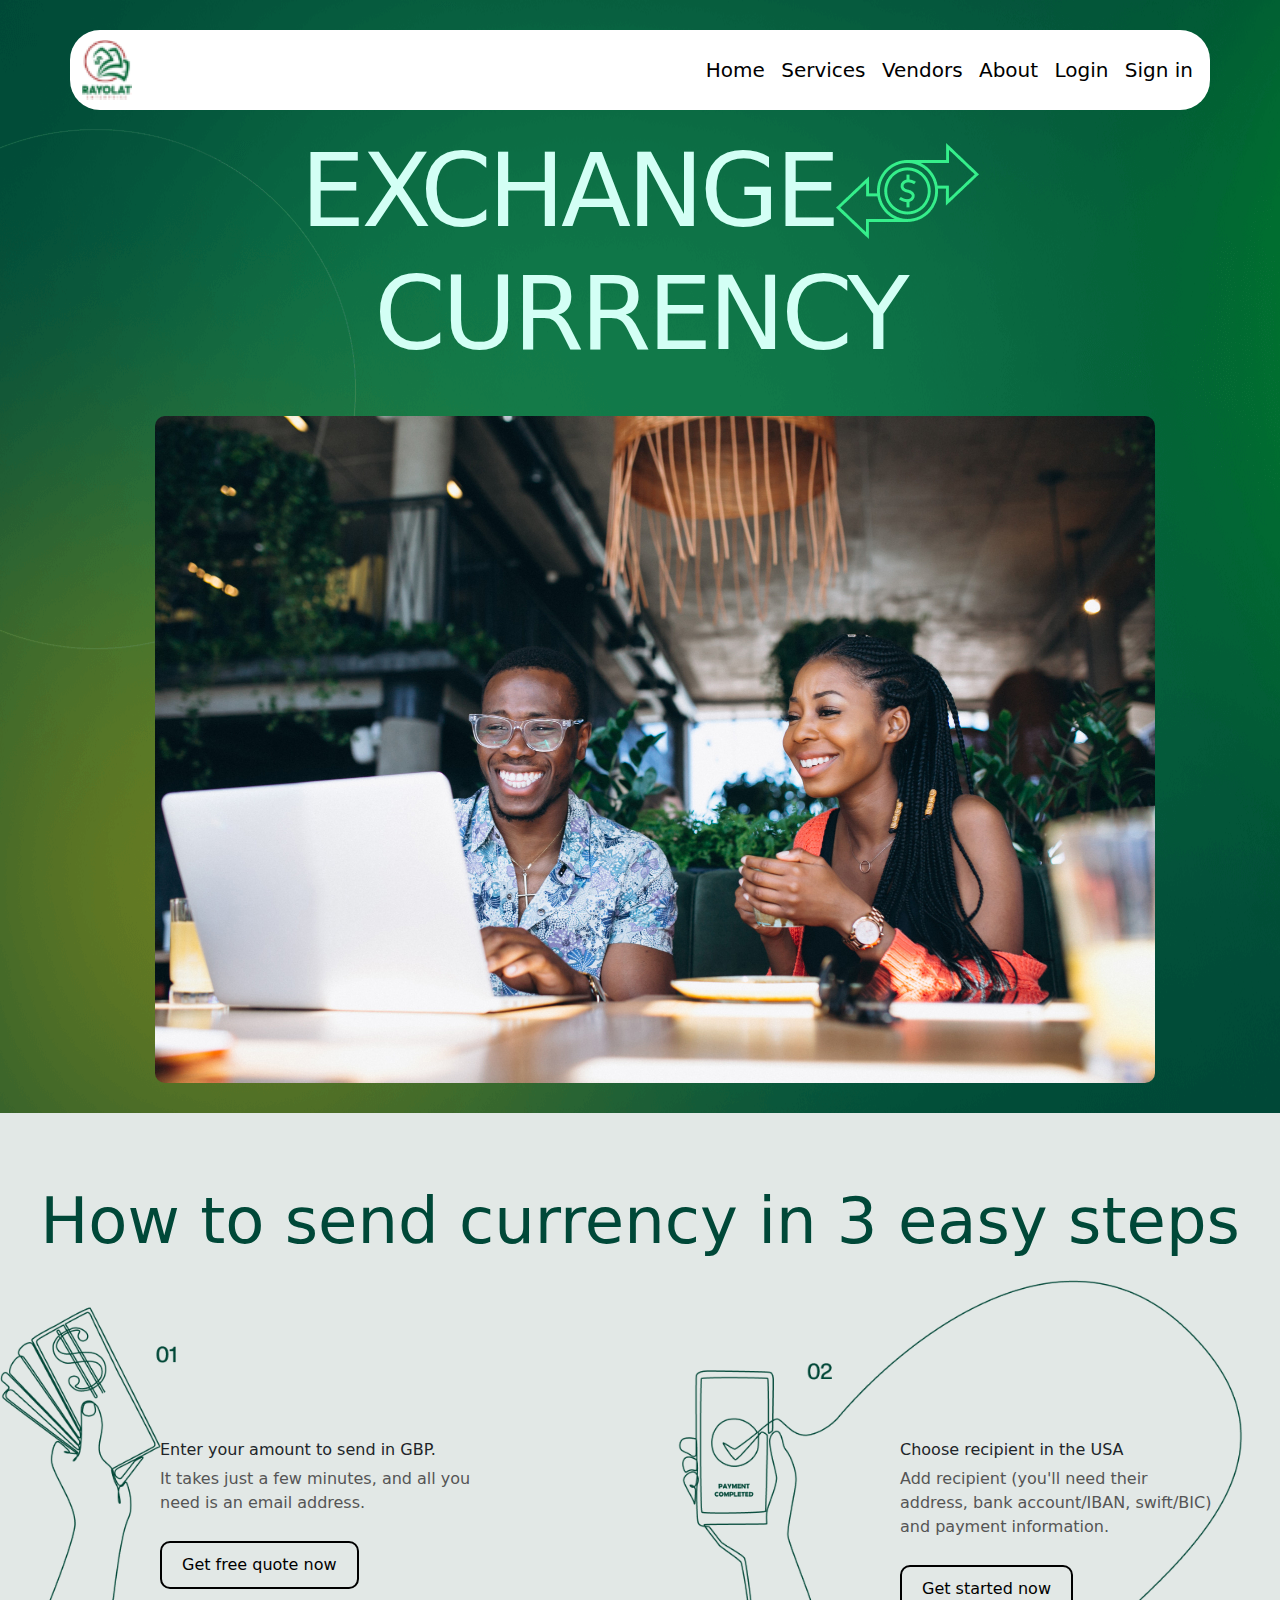
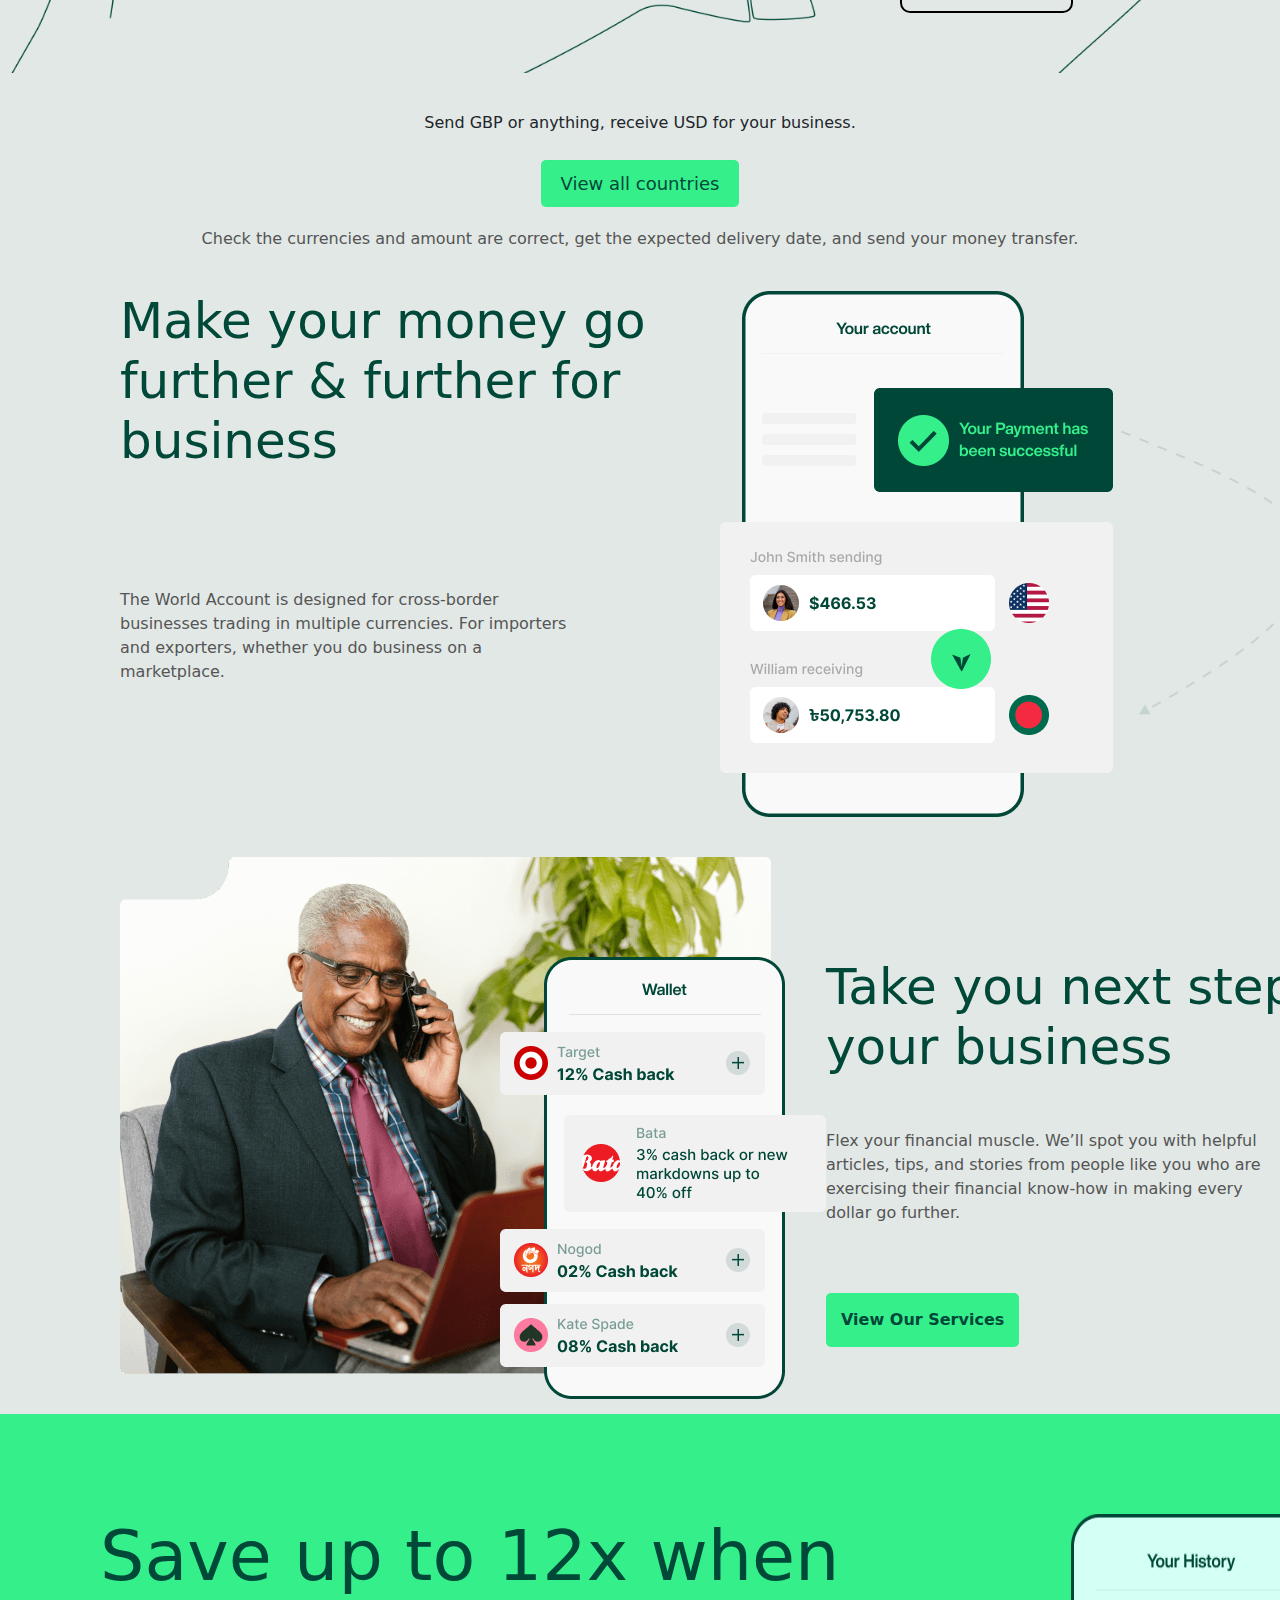
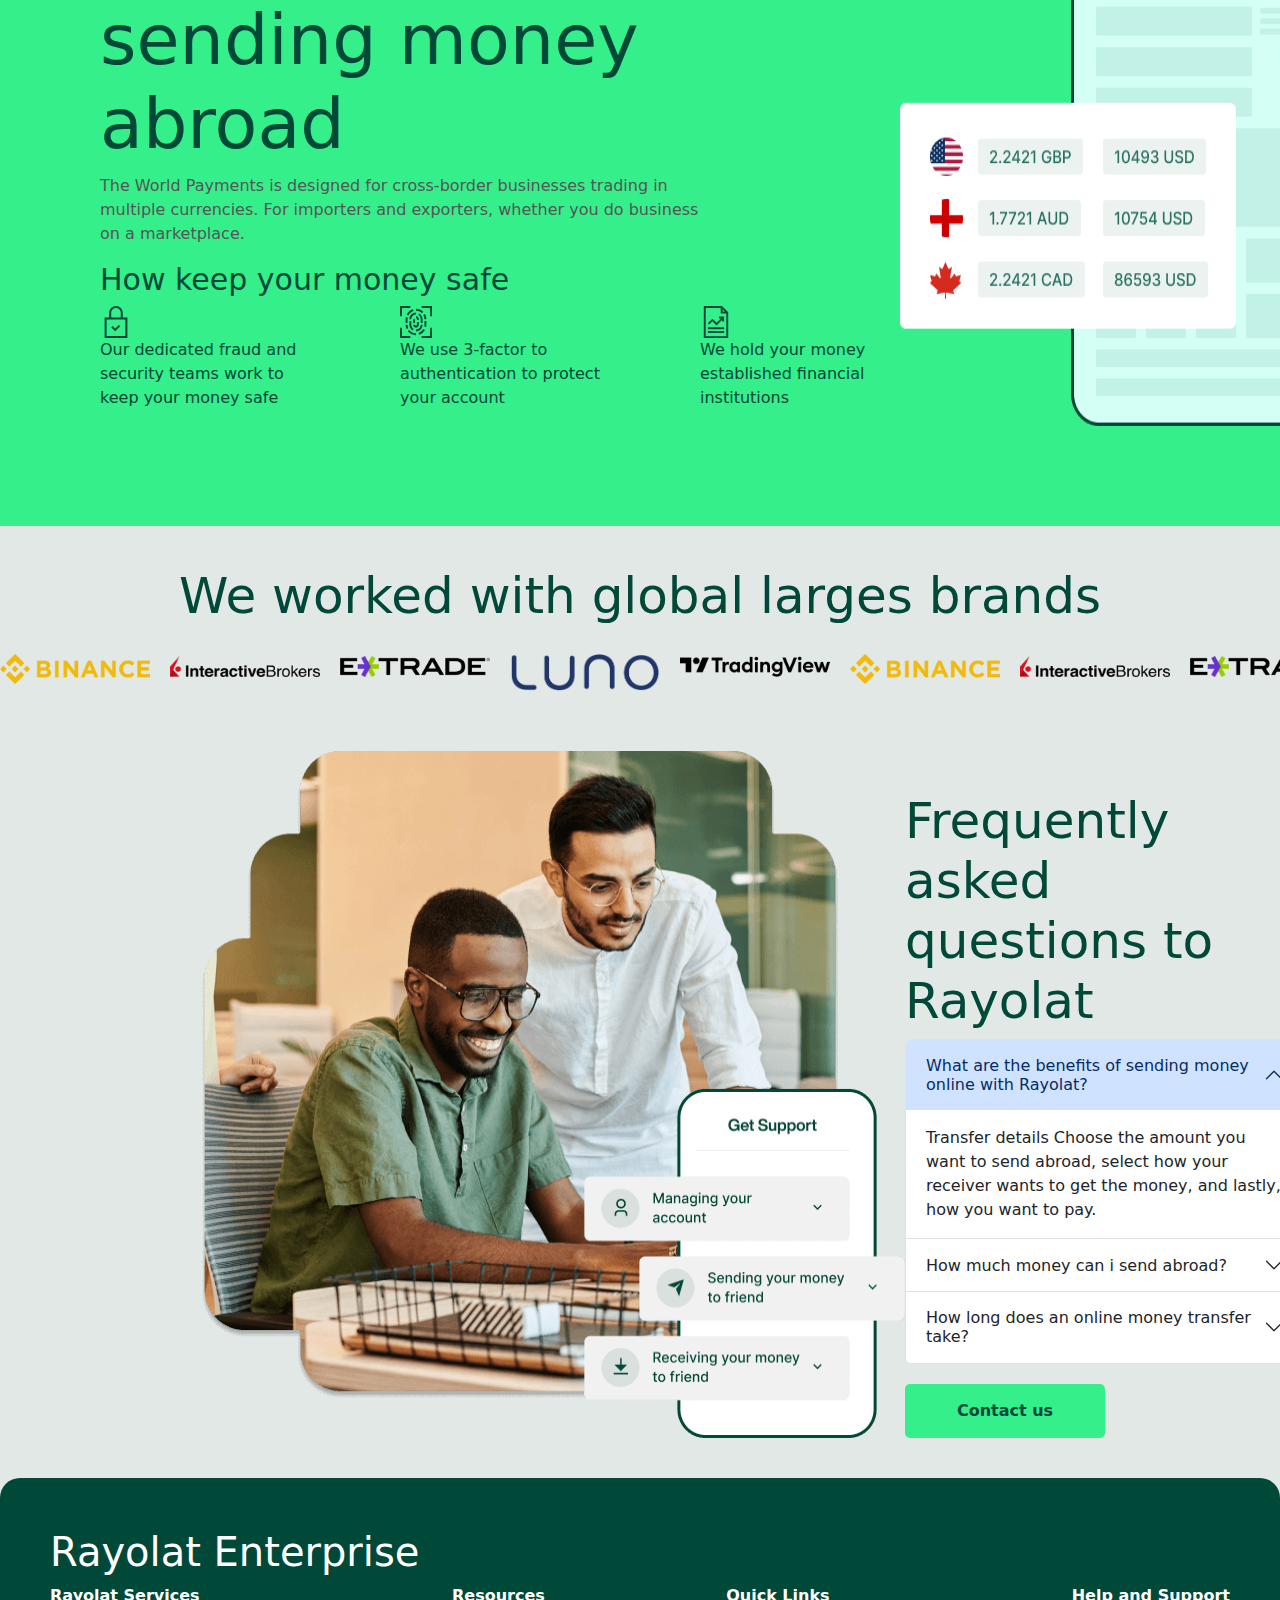
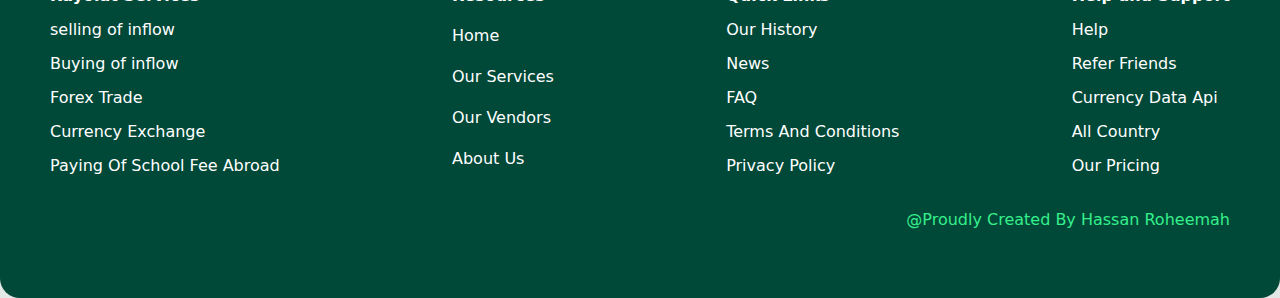
<file: index.html>
<!DOCTYPE html>
<html lang="en">
  <head>
    <meta charset="UTF-8" />
    <meta name="viewport" content="width=device-width, initial-scale=1.0" />
    <link
      rel="icon"
      type="image/png"
      sizes="32x32"
      href="./assets/images/favicon-32x32.png"
    />
    <title>RAYOLAT ENTERPRISE</title>
    <link rel="stylesheet" href="./Rayolat.css" />
    <link
      href="https://cdn.jsdelivr.net/npm/bootstrap@5.3.3/dist/css/bootstrap.min.css"
      rel="stylesheet"
      integrity="sha384-QWTKZyjpPEjISv5WaRU9OFeRpok6YctnYmDr5pNlyT2bRjXh0JMhjY6hW+ALEwIH"
      crossorigin="anonymous"
    />
    <link
      rel="stylesheet"
      href="https://cdnjs.cloudflare.com/ajax/libs/font-awesome/6.6.0/css/all.min.css"
      integrity="sha512-Kc323vGBEqzTmouAECnVceyQqyqdsSiqLQISBL29aUW4U/M7pSPA/gEUZQqv1cwx4OnYxTxve5UMg5GT6L4JJg=="
      crossorigin="anonymous"
      referrerpolicy="no-referrer"
    />
  </head>
  <body>
    <div class="off-canvas">
      <!-- your menu content here -->
       <ul>
       <li><a href="./index.html">Home</a></li>
      <li> <a href="./html/services.html">Services</a></li>
      <li> <a href="./html/vendors.html">Vendors</a></li>
     <li>  <a href="./html/about.html">About</a></li>
      <li> <a href="./html/login.html">Login</a></li>
      <li> <a href="./html/Signin.html">Sign in</a></li>
      </ul>
    </div>
    <script
      src="https://cdn.jsdelivr.net/npm/bootstrap@5.3.3/dist/js/bootstrap.bundle.min.js"
      integrity="sha384-YvpcrYf0tY3lHB60NNkmXc5s9fDVZLESaAA55NDzOxhy9GkcIdslK1eN7N6jIeHz"
      crossorigin="anonymous"
    ></script>
    <section class="all">
      <section class="herosection">
        <header>
          <nav class="navigation">
            <div class="container">
              <img src="./image/Logo.png" alt="logo" />
              <div class="container2">
                <a href="./index.html">Home</a>
                <a href="./html/services.html">Services</a>
                <a href="./html/vendors.html">Vendors</a>
                <a href="./html/about.html">About</a>
                <a href="./html/login.html">Login</a>
                <a href="./html/Signin.html">Sign in</a>
              </div>
              <svg
              class="menu-toggle"
                class="menu"
                xmlns="http://www.w3.org/2000/svg"
                width="2em"
                height="2em"
                viewBox="0 0 24 24"
              >
                <path
                  fill="currentColor"
                  d="M4 18h16c.55 0 1-.45 1-1s-.45-1-1-1H4c-.55 0-1 .45-1 1s.45 1 1 1m0-5h16c.55 0 1-.45 1-1s-.45-1-1-1H4c-.55 0-1 .45-1 1s.45 1 1 1M3 7c0 .55.45 1 1 1h16c.55 0 1-.45 1-1s-.45-1-1-1H4c-.55 0-1 .45-1 1"
                />
              </svg>
              </button>
            </div>
          </nav>
        </header>
        <div class="exc-cur">
          <div class="exc-img">
            <h1 class="exchange">EXCHANGE</h1>
            <img class="hero-shape" src="./image/hero-shape-3.png" />
          </div>
          <h1 class="currency">CURRENCY</h1>
        </div>
        <div class="combine">
          <div class="calculator"></div>
          <img class="people" src="./image/people.jpg" alt="people" />
        </div>
      </section>

      <section class="page">
        <h4 class="header2">How to send currency in 3 easy steps</h4>
      </section>
      <section class="first-page">
        <div class="box5">
          <div class="grid">
            <h6>Enter your amount to send in GBP.</h6>
            <p class="min">
              It takes just a few minutes, and all you need is an email address.
            </p>
            <button class="quote">Get free quote now</button>
          </div>
          <div class="block">
            <h6>Choose recipient in the USA</h6>
            <p class="min">
              Add recipient (you'll need their address, bank account/IBAN,
              swift/BIC) and payment information.
            </p>
            <button class="quote">Get started now</button>
          </div>
        </div>
      </section>
      <div class="gbp">
        <h6>Send GBP or anything, receive USD for your business.</h6>
        <button class="country">View all countries</button>
      </div>
      <p class="money">
        Check the currencies and amount are correct, get the expected delivery
        date, and send your money transfer.
      </p>
      <div class="bother">
        <div class="phone">
          <h1 class="busi">
            Make your money go further & further for business
          </h1>
          <p>
            The World Account is designed for cross-border businesses trading in
            multiple currencies. For importers and exporters, whether you do
            business on a marketplace.
          </p>
        </div>
        <img src="./image/simple-img-1.png" alt="phone" />
      </div>
      <div class="bother">
        <img src="./image/simple-img-2.png" alt="" />
        <div class="phones">
          <img src="./image/simple-img-3.png" alt="" />
          <div class="phone">
            <h1 class="busi">Take you next step for your business</h1>
            <p>
              Flex your financial muscle. We’ll spot you with helpful articles,
              tips, and stories from people like you who are exercising their
              financial know-how in making every dollar go further.
            </p>
            <a href="./services.html"> <button>View Our Services</button></a>
          </div>
        </div>
      </div>
      <section class="Save">
        <div>
          <h1 class="save">Save up to 12x when sending money abroad</h1>
          <p class="pay">
            The World Payments is designed for cross-border businesses trading
            in multiple currencies. For importers and exporters, whether you do
            business on a marketplace.
          </p>
          <h2>How keep your money safe</h2>
          <div class="icons">
            <div class="lock">
              <img src="./image/lock.svg" alt="lock" />
              <p>
                Our dedicated fraud and security teams work to keep your money
                safe
              </p>
            </div>
            <div class="finger">
              <img src="./image/fingerprint.svg" alt="" />
              <p>We use 3-factor to authentication to protect your account</p>
            </div>
            <div class="plan">
              <img src="./image/planning.svg" alt="" />
              <p>We hold your money established financial institutions</p>
            </div>
          </div>
        </div>
        <img src="./image/feature-1.png" alt="" class="feature" />
      </section>
      <h1 class="global">We worked with global larges brands</h1>
      <div class="logo-carousel">
        <div class="logo-carousel-track" id="logoCarouselTrack">
          <div class="logo-carousel-item">
            <img src="./image/binance.png" alt="Logo 1" />
          </div>
          <div class="logo-carousel-item">
            <img src="./image/brokers.png" alt="Logo 2" />
          </div>
          <div class="logo-carousel-item">
            <img src="./image/ex trade.png" alt="Logo 3" />
          </div>
          <div class="logo-carousel-item">
            <img src="./image/luno.png" alt="Logo 4" />
          </div>
          <div class="logo-carousel-item">
            <img src="./image/view.png" alt="Logo 5" />
          </div>
        </div>
      </div>

      <div class="FAQ">
        <img src="./image/faq-1.png" alt="" />
        <div class="faq">
          <h1 class="palm">Frequently asked questions to Rayolat</h1>

          <div class="accordion" id="accordionExample">
            <div class="accordion-item">
              <h2 class="accordion-header">
                <button
                  class="accordion-button"
                  type="button"
                  data-bs-toggle="collapse"
                  data-bs-target="#collapseOne"
                  aria-expanded="true"
                  aria-controls="collapseOne"
                >
                  What are the benefits of sending money online with Rayolat?
                </button>
              </h2>
              <div
                id="collapseOne"
                class="accordion-collapse collapse show"
                data-bs-parent="#accordionExample"
              >
                <div class="accordion-body">
                  Transfer details Choose the amount you want to send abroad,
                  select how your receiver wants to get the money, and lastly,
                  how you want to pay.
                </div>
              </div>
            </div>
            <div class="accordion-item">
              <h2 class="accordion-header">
                <button
                  class="accordion-button collapsed"
                  type="button"
                  data-bs-toggle="collapse"
                  data-bs-target="#collapseTwo"
                  aria-expanded="false"
                  aria-controls="collapseTwo"
                >
                  How much money can i send abroad?
                </button>
              </h2>
              <div
                id="collapseTwo"
                class="accordion-collapse collapse"
                data-bs-parent="#accordionExample"
              >
                <div class="accordion-body">
                  Transfer details Choose the amount you want to send abroad,
                  select how your receiver wants to get the money, and lastly,
                  how you want to pay.
                </div>
              </div>
            </div>
            <div class="accordion-item">
              <h2 class="accordion-header">
                <button
                  class="accordion-button collapsed"
                  type="button"
                  data-bs-toggle="collapse"
                  data-bs-target="#collapseThree"
                  aria-expanded="false"
                  aria-controls="collapseThree"
                >
                  How long does an online money transfer take?
                </button>
              </h2>
              <div
                id="collapseThree"
                class="accordion-collapse collapse"
                data-bs-parent="#accordionExample"
              >
                <div class="accordion-body">
                  Transfer details Choose the amount you want to send abroad,
                  select how your receiver wants to get the money, and lastly,
                  how you want to pay.
                </div>
              </div>
            </div>
          </div>
          <a href="https://whatsapp.com/dl/"
            ><button class="contact">Contact us</button></a
          >
        </div>
      </div>
      <footer>
        <h1>Rayolat Enterprise</h1>
        <div class="Resources">
          <div class="serve">
            <strong>Rayolat Services</strong>
            <a href="#">selling of inflow</a>
            <a href="#">Buying of inflow</a>
            <a href="#">Forex Trade</a>
            <a href="#">Currency Exchange</a>
            <a href="#">Paying Of School Fee Abroad</a>
          </div>
          <div class="serve">
            <strong>Resources</strong>
            <a href="./index.html">Home</a>
            <a href="./html/services.html">Our Services</a>
            <a href="./html/vendors.html">Our Vendors</a>
            <a href="./html/about.html">About Us</a>
          </div>
          <div class="serve">
            <strong>Quick Links</strong>
            <a href="#">Our History</a>
            <a href="#">News</a>
            <a href="#">FAQ</a>
            <a href="#">Terms And Conditions</a>
            <a href="#">Privacy Policy</a>
          </div>
          <div class="serve">
            <strong>Help and Support</strong>
            <a href="#">Help</a>
            <a href="#">Refer Friends</a>
            <a href="#">Currency Data Api</a>
            <a href="#">All Country</a>
            <a href="#">Our Pricing</a>
          </div>
        </div>
        <div class="create">
          <div class="icon">
            <a href=""
              ><i
                class="fa-brands fa-square-x-twitter fa-2xl"
                style="color: #35ef8b"
              ></i
            ></a>
            <a href=""
              ><i class="fa-brands fa-tiktok fa-2xl" style="color: #35ef8b"></i
            ></a>
            <a href="https://whatsapp.com/dl/">
              <i
                class="fa-brands fa-square-whatsapp fa-2xl"
                style="color: #35ef8b"
              ></i
            ></a>
            <a
              href="https://www.instagram.com/snowflakes2509?igsh=MzU4YXBiaDJsdTNj&utm_source=qr"
            >
              <i
                class="fa-brands fa-square-instagram fa-2xl"
                style="color: #35ef8b"
              ></i
            ></a>
          </div>
          <p>@Proudly Created By Hassan Roheemah</p>
        </div>
      </footer>
    </section>
  <script src="./html/slider.js"></script>
  </body>
</html>
</file>
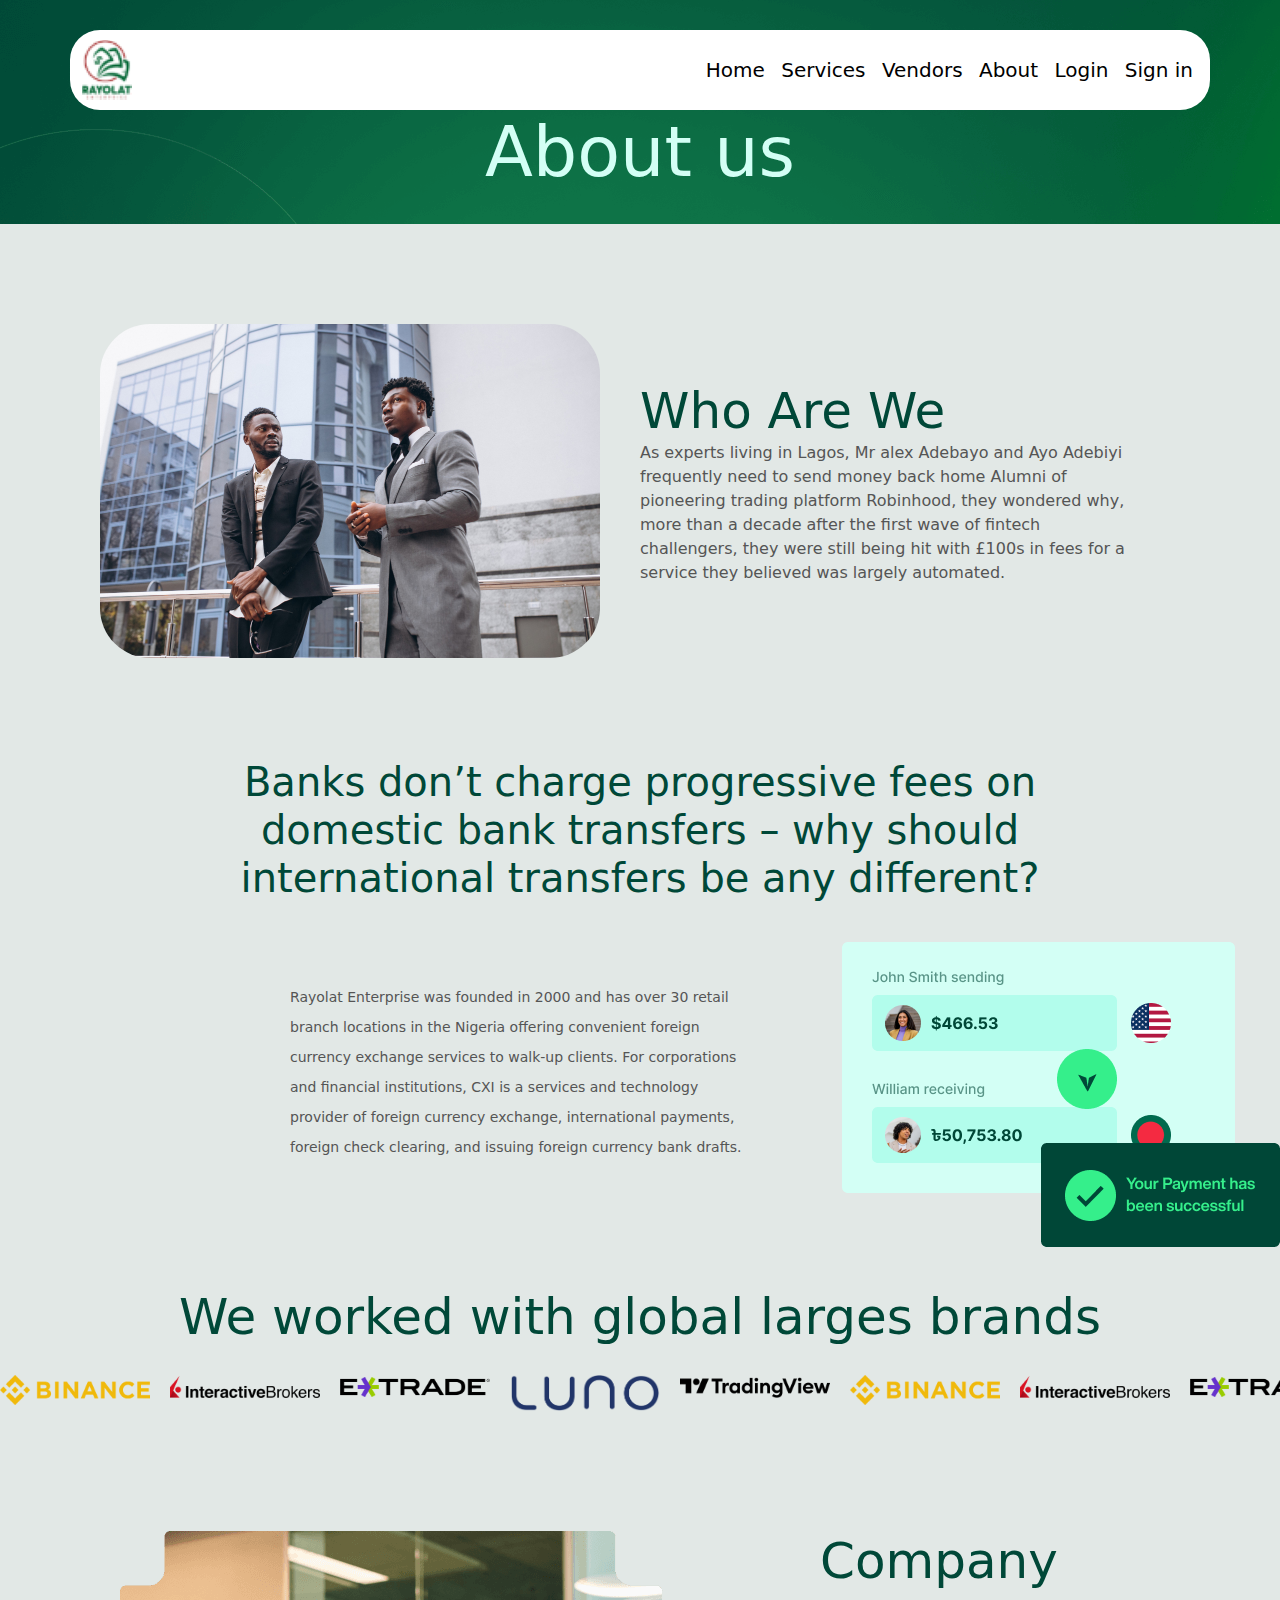
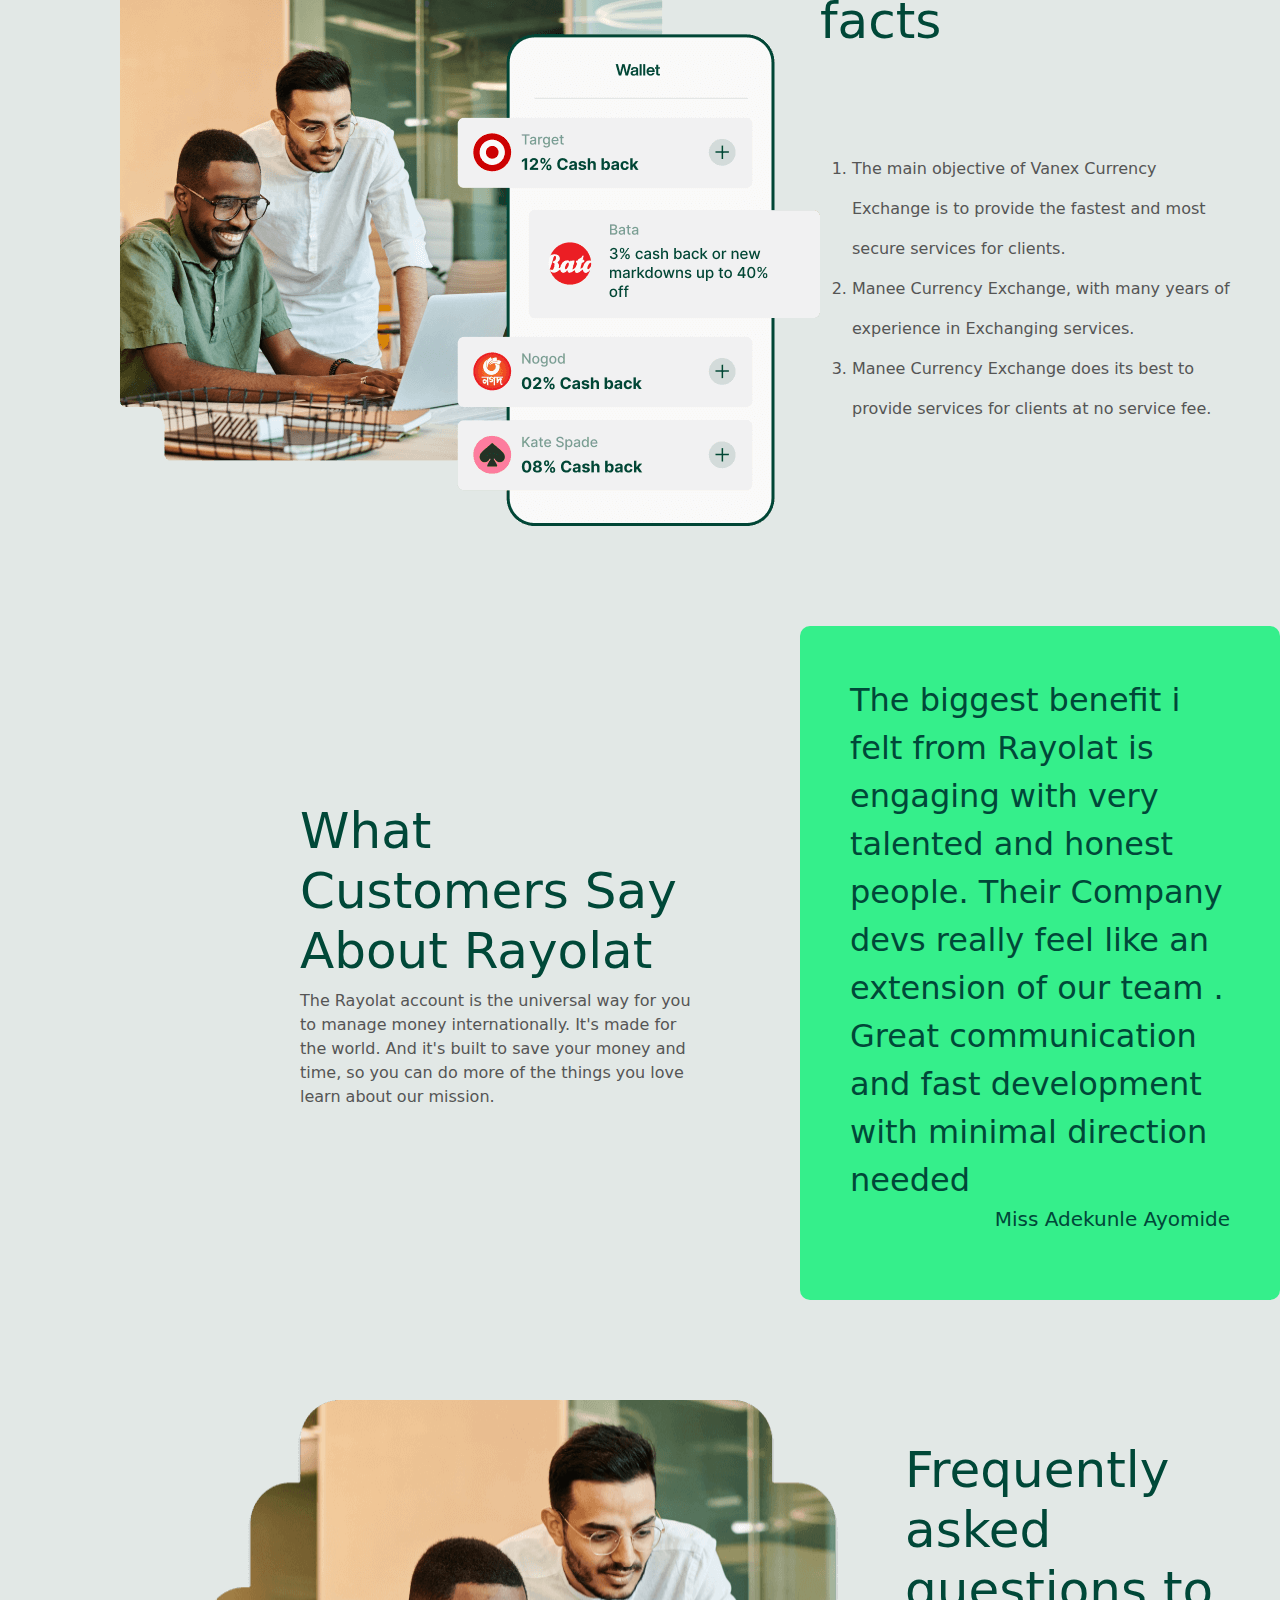
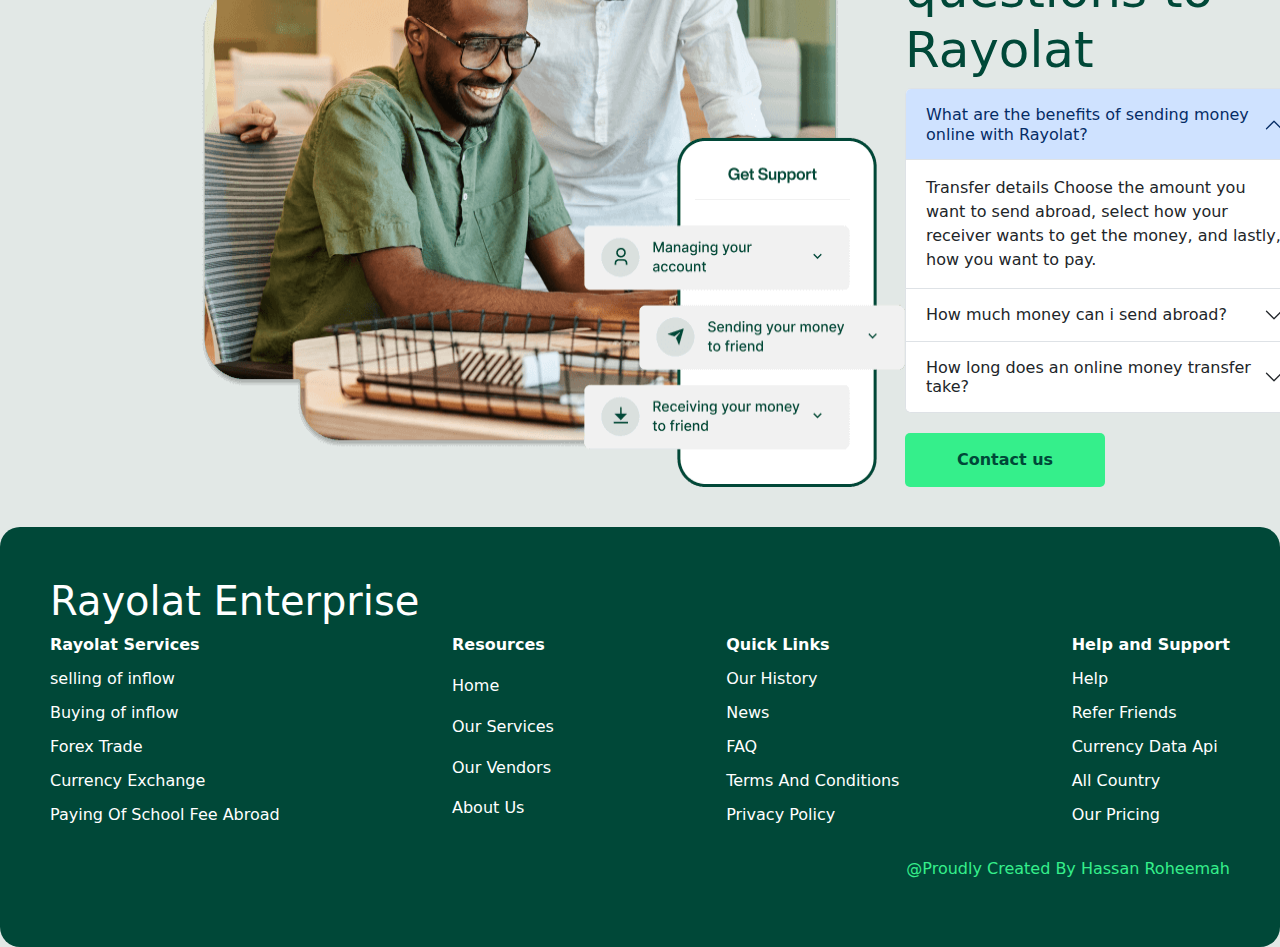
<file: html/about.html>
<!DOCTYPE html>
<html lang="en">
  <head>
    <meta charset="UTF-8" />
    <meta name="viewport" content="width=device-width, initial-scale=1.0" />
    <title>About Us</title>
    <link rel="stylesheet" href="/Rayolat.css" />
    <link
      href="https://cdn.jsdelivr.net/npm/bootstrap@5.3.3/dist/css/bootstrap.min.css"
      rel="stylesheet"
      integrity="sha384-QWTKZyjpPEjISv5WaRU9OFeRpok6YctnYmDr5pNlyT2bRjXh0JMhjY6hW+ALEwIH"
      crossorigin="anonymous"
    />
    <link
      rel="stylesheet"
      href="https://cdnjs.cloudflare.com/ajax/libs/font-awesome/6.6.0/css/all.min.css"
      integrity="sha512-Kc323vGBEqzTmouAECnVceyQqyqdsSiqLQISBL29aUW4U/M7pSPA/gEUZQqv1cwx4OnYxTxve5UMg5GT6L4JJg=="
      crossorigin="anonymous"
      referrerpolicy="no-referrer"
    />
  </head>
  <body>
    <div class="off-canvas">
      <!-- your menu content here -->
      <ul>
        <li><a href="/index.html">Home</a></li>
        <li><a href="./services.html">Services</a></li>
        <li><a href="./vendors.html">Vendors</a></li>
        <li><a href="./about.html">About</a></li>
        <li><a href="./login.html">Login</a></li>
        <li><a href="./Signin.html">Sign in</a></li>
      </ul>
    </div>
    <script
      src="https://cdn.jsdelivr.net/npm/bootstrap@5.3.3/dist/js/bootstrap.bundle.min.js"
      integrity="sha384-YvpcrYf0tY3lHB60NNkmXc5s9fDVZLESaAA55NDzOxhy9GkcIdslK1eN7N6jIeHz"
      crossorigin="anonymous"
    ></script>
    <!-- <div class="about">
    <h1>About Us</h1>
    <strong class="Title">About Us</strong> -->
    <section class="hit">
      <section class="herosection">
        <header>
          <nav class="navigation">
            <div class="container">
              <img src="/image/Logo.png" alt="logo" />
              <div class="container2">
                <a href="/index.html">Home</a>
                <a href="./services.html">Services</a>
                <a href="./vendors.html">Vendors</a>
                <a href="./about.html">About</a>

                <a href="./login.html">Login</a>
                <a href="./Signin.html">Sign in</a>
              </div>
              <svg
                class="menu-toggle"
                class="menu"
                xmlns="http://www.w3.org/2000/svg"
                width="2em"
                height="2em"
                viewBox="0 0 24 24"
              >
                <path
                  fill="currentColor"
                  d="M4 18h16c.55 0 1-.45 1-1s-.45-1-1-1H4c-.55 0-1 .45-1 1s.45 1 1 1m0-5h16c.55 0 1-.45 1-1s-.45-1-1-1H4c-.55 0-1 .45-1 1s.45 1 1 1M3 7c0 .55.45 1 1 1h16c.55 0 1-.45 1-1s-.45-1-1-1H4c-.55 0-1 .45-1 1"
                />
              </svg>
            </div>
          </nav>
        </header>
        <h1 class="about">About us</h1>
      </section>

      <div class="container15">
        <img class="boy" src="/image/men.jpg" alt="men" />
        <div class="experts">
          <h1 class="who">Who Are We</h1>
          <p class="expert">
            As experts living in Lagos, Mr alex Adebayo and Ayo
           Adebiyi frequently need to send money back home Alumni of
            pioneering trading platform Robinhood, they wondered why, more than
            a decade after the first wave of fintech challengers, they were
            still being hit with £100s in fees for a service they believed was
            largely automated.
          </p>
        </div>
      </div>
      <h1 class="bank">
        Banks don’t charge progressive fees on domestic bank transfers – why
        should international transfers be any different?
      </h1>
      <div class="found">
        <p class="year">
          Rayolat Enterprise was founded in 2000 and has over 30 retail branch
          locations in the Nigeria offering convenient foreign currency exchange
          services to walk-up clients. For corporations and financial
          institutions, CXI is a services and technology provider of foreign
          currency exchange, international payments, foreign check clearing, and
          issuing foreign currency bank drafts.
        </p>
        <img src="/image/history-2 (1).png" />
      </div>
      <h1 class="global">We worked with global larges brands</h1>
      <div class="logo-carousel">
        <div class="logo-carousel-track" id="logoCarouselTrack">
          <div class="logo-carousel-item">
            <img src="/image/binance.png" alt="Logo 1" />
          </div>
          <div class="logo-carousel-item">
            <img src="/image/brokers.png" alt="Logo 2" />
          </div>
          <div class="logo-carousel-item">
            <img src="/image/ex trade.png" alt="Logo 3" />
          </div>
          <div class="logo-carousel-item">
            <img src="/image/luno.png" alt="Logo 4" />
          </div>
          <div class="logo-carousel-item">
            <img src="/image/view.png" alt="Logo 5" />
          </div>
        </div>
      </div>

      <div class="comp">
        <img src="/image/fact-1.png" alt="" />
        <div class="vanex">
          <h1 class="facts">Company facts</h1>
          <ol>
            <li>
              The main objective of Vanex Currency Exchange is to provide the
              fastest and most secure services for clients.
            </li>
            <li>
              Manee Currency Exchange, with many years of experience in
              Exchanging services.
            </li>
            <li>
              Manee Currency Exchange does its best to provide services for
              clients at no service fee.
            </li>
          </ol>
        </div>
      </div>
      <div class="custom">
        <div>
          <h1 class="customer">What Customers Say About Rayolat</h1>
          <p class="save">
            The Rayolat account is the universal way for you to manage money
            internationally. It's made for the world. And it's built to save
            your money and time, so you can do more of the things you love learn
            about our mission.
          </p>
        </div>
        <div class="costom">
          The biggest benefit i felt from Rayolat is engaging with very talented
          and honest people. Their  Company devs really feel like an extension of
          our team . Great communication and fast development with minimal
          direction needed
          <p>Miss Adekunle Ayomide</p>
        </div>
      </div>
      <div>
        <div class="FAQ">
          <img src="/image/faq-1.png" alt="" />
          <div class="faq">
            <h1 class="palm">Frequently asked questions to Rayolat</h1>
            <div class="accordion" id="accordionExample">
              <div class="accordion-item">
                <h2 class="accordion-header">
                  <button
                    class="accordion-button"
                    type="button"
                    data-bs-toggle="collapse"
                    data-bs-target="#collapseOne"
                    aria-expanded="true"
                    aria-controls="collapseOne"
                  >
                    What are the benefits of sending money online with Rayolat?
                  </button>
                </h2>
                <div
                  id="collapseOne"
                  class="accordion-collapse collapse show"
                  data-bs-parent="#accordionExample"
                >
                  <div class="accordion-body">
                    Transfer details Choose the amount you want to send abroad,
                    select how your receiver wants to get the money, and lastly,
                    how you want to pay.
                  </div>
                </div>
              </div>
              <div class="accordion-item">
                <h2 class="accordion-header">
                  <button
                    class="accordion-button collapsed"
                    type="button"
                    data-bs-toggle="collapse"
                    data-bs-target="#collapseTwo"
                    aria-expanded="false"
                    aria-controls="collapseTwo"
                  >
                    How much money can i send abroad?
                  </button>
                </h2>
                <div
                  id="collapseTwo"
                  class="accordion-collapse collapse"
                  data-bs-parent="#accordionExample"
                >
                  <div class="accordion-body">
                    Transfer details Choose the amount you want to send abroad,
                    select how your receiver wants to get the money, and lastly,
                    how you want to pay.
                  </div>
                </div>
              </div>
              <div class="accordion-item">
                <h2 class="accordion-header">
                  <button
                    class="accordion-button collapsed"
                    type="button"
                    data-bs-toggle="collapse"
                    data-bs-target="#collapseThree"
                    aria-expanded="false"
                    aria-controls="collapseThree"
                  >
                    How long does an online money transfer take?
                  </button>
                </h2>
                <div
                  id="collapseThree"
                  class="accordion-collapse collapse"
                  data-bs-parent="#accordionExample"
                >
                  <div class="accordion-body">
                    Transfer details Choose the amount you want to send abroad,
                    select how your receiver wants to get the money, and lastly,
                    how you want to pay.
                  </div>
                </div>
              </div>
            </div>
            <button class="contact">Contact us</button>
          </div>
        </div>
      </div>
      <footer>
        <h1>Rayolat Enterprise</h1>
        <div class="Resources">
          <div class="serve">
            <strong>Rayolat Services</strong>
            <a href="#">selling of inflow</a>
            <a href="#">Buying of inflow</a>
            <a href="#">Forex Trade</a>
            <a href="#">Currency Exchange</a>
            <a href="#">Paying Of School Fee Abroad</a>
          </div>
          <div class="serve">
            <strong>Resources</strong>
            <a href="/index.html">Home</a>
            <a href="./services.html">Our Services</a>
            <a href="./vendors.html">Our Vendors</a>
            <a href="./about.html">About Us</a>
          </div>
          <div class="serve">
            <strong>Quick Links</strong>
            <a href="#">Our History</a>
            <a href="#">News</a>
            <a href="#">FAQ</a>
            <a href="#">Terms And Conditions</a>
            <a href="#">Privacy Policy</a>
          </div>
          <div class="serve">
            <strong>Help and Support</strong>
            <a href="#">Help</a>
            <a href="#">Refer Friends</a>
            <a href="#">Currency Data Api</a>
            <a href="#">All Country</a>
            <a href="#">Our Pricing</a>
          </div>
        </div>

        <div class="create">
          <div class="icon">
            <a href=""
              ><i
                class="fa-brands fa-square-x-twitter fa-2xl"
                style="color: #35ef8b"
              ></i
            ></a>
            <a href=""
              ><i class="fa-brands fa-tiktok fa-2xl" style="color: #35ef8b"></i
            ></a>
            <a href="">
              <i
                class="fa-brands fa-square-whatsapp fa-2xl"
                style="color: #35ef8b"
              ></i
            ></a>
            <a
              href="https://www.instagram.com/snowflakes2509?igsh=MzU4YXBiaDJsdTNj&utm_source=qr"
            >
              <i
                class="fa-brands fa-square-instagram fa-2xl"
                style="color: #35ef8b"
              ></i
            ></a>
          </div>
          <p>@Proudly Created By Hassan Roheemah</p>
        </div>
      </footer>
    </section>
    <script src="slider.js"></script>
  </body>
</html>
</file>
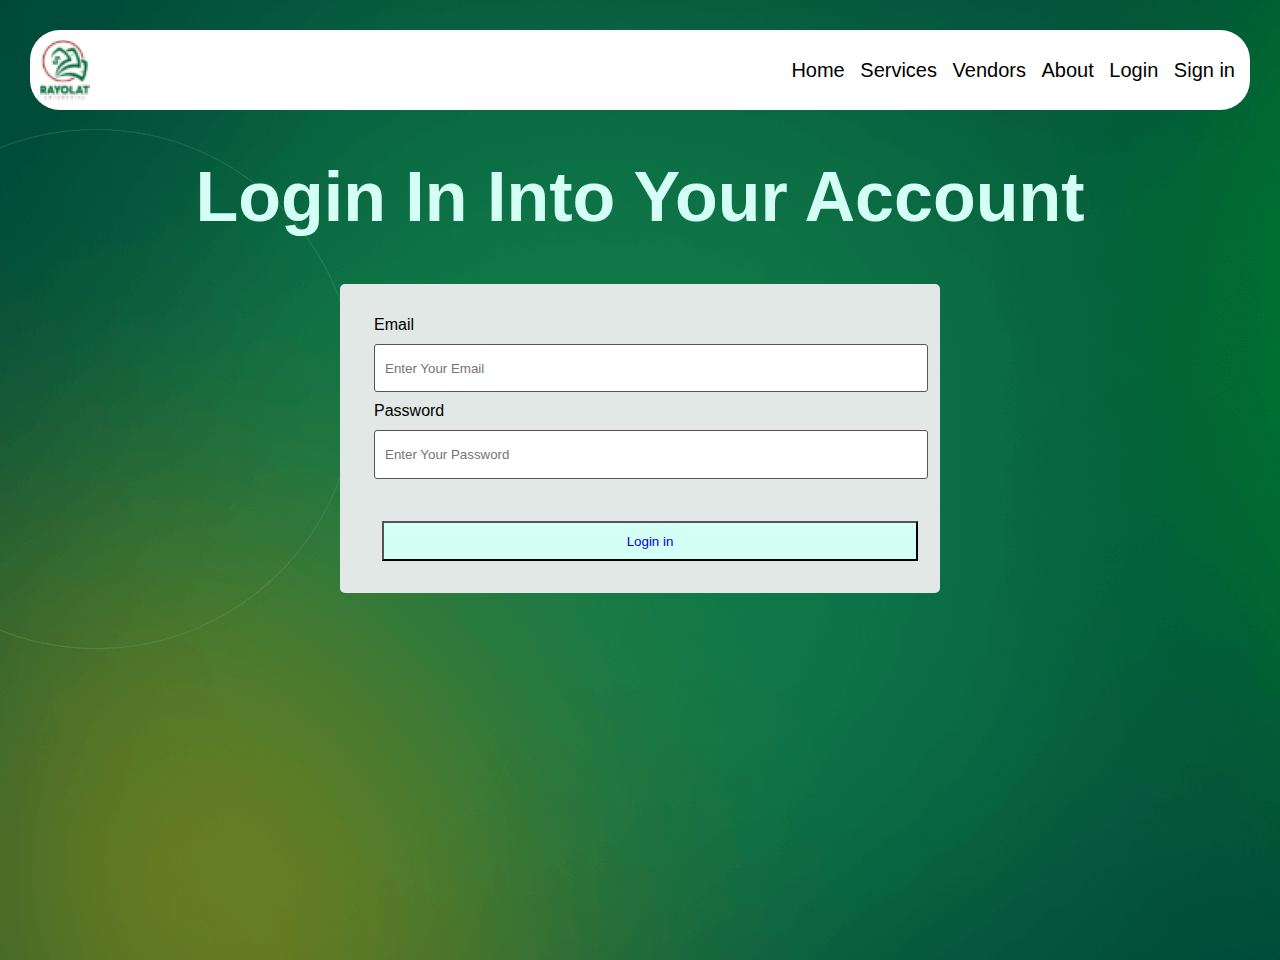
<file: html/login.html>
<!DOCTYPE html>
<html lang="en">
  <head>
    <meta charset="UTF-8" />
    <meta name="viewport" content="width=device-width, initial-scale=1.0" />
    <title>Login in</title>
    <link rel="stylesheet" href="/Rayolat.css" />
  </head>
  <body>
    <div class="off-canvas">
      <!-- your menu content here -->
       <ul>
       <li><a href="/index.html">Home</a></li>
      <li> <a href="./services.html">Services</a></li>
      <li> <a href="./vendors.html">Vendors</a></li>
     <li>  <a href="./about.html">About</a></li>
      <li> <a href="./login.html">Login</a></li>
      <li> <a href="./Signin.html">Sign in</a></li>
      </ul>
    </div>
    <section class="herosection" id="login">
      <header>
        <nav class="navigation">
          <div class="container">
            <img src="/image/Logo.png" alt="logo" />
            <div class="container2">
              <a href="/index.html">Home</a>
              <a href="./services.html">Services</a>
              <a href="./vendors.html">Vendors</a>
              <a href="./about.html">About</a>
          
              <a href="./login.html">Login</a>
              <a href="./Signin.html">Sign in</a>
            </div>
            <svg
            class="menu-toggle"
              class="menu"
              xmlns="http://www.w3.org/2000/svg"
              width="2em"
              height="2em"
              viewBox="0 0 24 24"
            >
              <path
                fill="currentColor"
                d="M4 18h16c.55 0 1-.45 1-1s-.45-1-1-1H4c-.55 0-1 .45-1 1s.45 1 1 1m0-5h16c.55 0 1-.45 1-1s-.45-1-1-1H4c-.55 0-1 .45-1 1s.45 1 1 1M3 7c0 .55.45 1 1 1h16c.55 0 1-.45 1-1s-.45-1-1-1H4c-.55 0-1 .45-1 1"
              />
            </svg>
          </div>
        </nav>
        <h1 class="log">Login In Into Your Account</h1>
        <form class="Login">
          <fieldset>
            <label>
              Email<input
                required=""
                type="email"
                class=""
                placeholder="Enter Your Email"
              />
            </label>
            <label>
              Password<input
                required=""
                type="password"
                class=""
                placeholder="Enter Your Password"
              />
            </label>
          </fieldset>
          <div class="button">
            <button class="Submit" 
              ><a href="/index.html">Login in</a></button>
        </div>
        </form>
  </section>
  <script src="./slider.js"></script>
 </body>
</html>
</file>
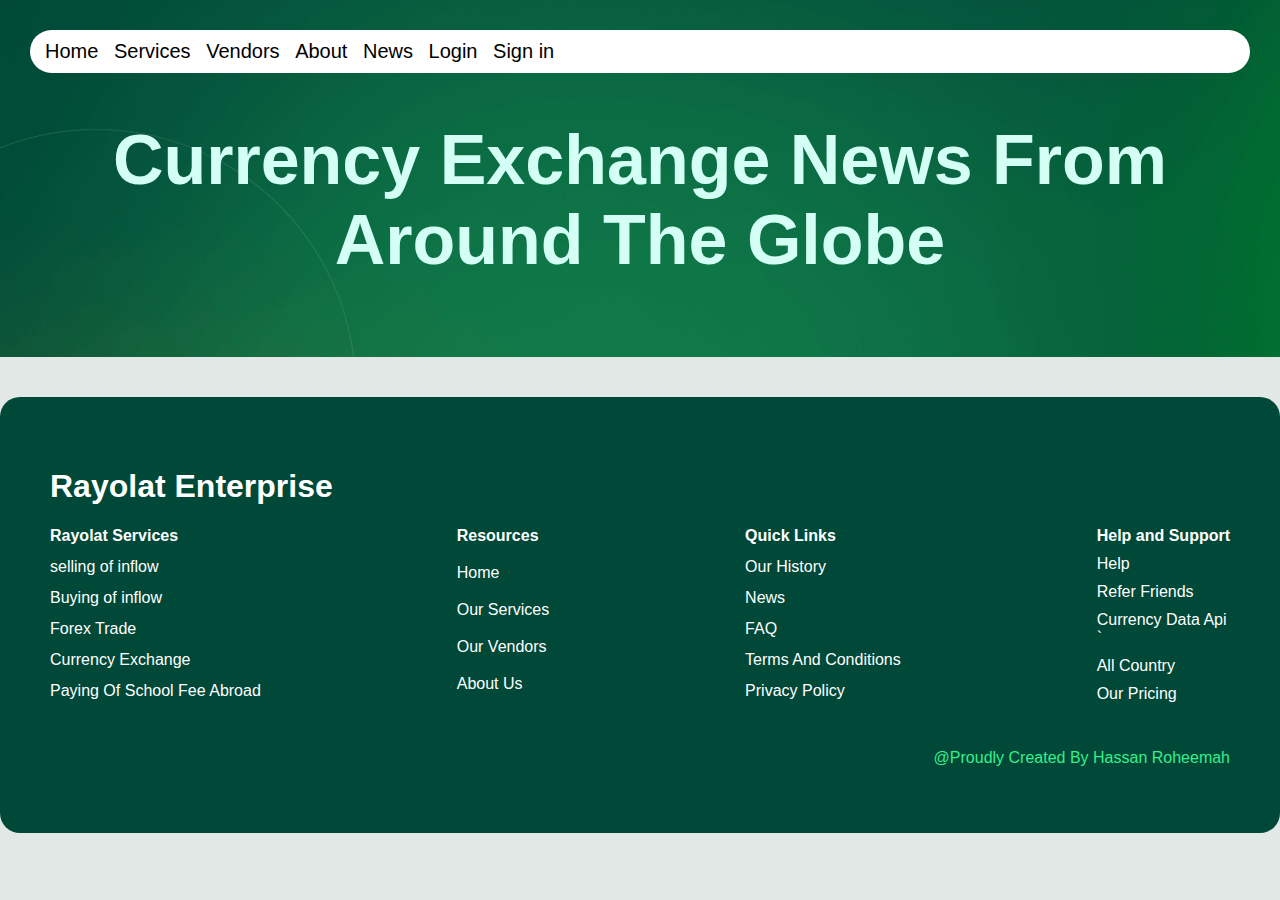
<file: html/News.html>
<!DOCTYPE html>
<html lang="en">
  <head>
    <meta charset="UTF-8" />
    <meta name="viewport" content="width=device-width, initial-scale=1.0" />
    <title>News</title>
    <link rel="stylesheet" href="/Rayolat.css" />
    <link
      rel="stylesheet"
      href="https://cdnjs.cloudflare.com/ajax/libs/font-awesome/6.6.0/css/all.min.css"
      integrity="sha512-Kc323vGBEqzTmouAECnVceyQqyqdsSiqLQISBL29aUW4U/M7pSPA/gEUZQqv1cwx4OnYxTxve5UMg5GT6L4JJg=="
      crossorigin="anonymous"
      referrerpolicy="no-referrer"
    />
  </head>
  <body>
    <section class="herosection">
      <header>
        <nav class="navigation">
          <div class="container">
            <div class="container2">
              <a href="./Rayolat.html">Home</a>
              <a href="./services.html">Services</a>
              <a href="./vendors.html">Vendors</a>
              <a href="./about.html">About</a>
              <a href="./News.html">News</a>
              <a href="./login.html">Login</a>
              <a href="./Signin.html">Sign in</a>
            </div>
          </div>
        </nav>
      </header>
      <h1 class="globe">Currency Exchange News From Around The Globe</h1>
    </section>
    <footer>
      <h1>Rayolat Enterprise</h1>
      <div class="Resources">
        <div class="serve">
          <strong>Rayolat Services</strong>
          <a href="#">selling of inflow</a>
          <a href="#">Buying of inflow</a>
          <a href="#">Forex Trade</a>
          <a href="#">Currency Exchange</a>
          <a href="#">Paying Of School Fee Abroad</a>
        </div>
        <div class="serve">
          <strong>Resources</strong>
          <a href="#">Home</a>
          <a href="#">Our Services</a>
          <a href="#">Our Vendors</a>
          <a href="#">About Us</a>
        </div>
        <div class="serve">
          <strong>Quick Links</strong>
          <a href="#">Our History</a>
          <a href="#">News</a>
          <a href="#">FAQ</a>
          <a href="#">Terms And Conditions</a>
          <a href="#">Privacy Policy</a>
        </div>
        <div class="serve">
          <strong>Help and Support</strong>
          <a href="#">Help</a>
          <a href="#">Refer Friends</a>
          <a href="#">Currency Data Api</a>`
          <a href="#">All Country</a>
          <a href="#">Our Pricing</a>
        </div>
      </div>
      
      <div class="create">
        <div class="icon">
        <a href=""
          ><i
            class="fa-brands fa-square-x-twitter fa-2xl"
            style="color: #35ef8b"
          ></i
        ></a>
        <a href=""
          ><i class="fa-brands fa-tiktok fa-2xl" style="color: #35ef8b"></i
        ></a>
        <a href="https://whatsapp.com/dl/">
          <i
            class="fa-brands fa-square-whatsapp fa-2xl"
            style="color: #35ef8b"
          ></i
        ></a>
        <a href="https://www.instagram.com/snowflakes2509?igsh=MzU4YXBiaDJsdTNj&utm_source=qr">
          <i
            class="fa-brands fa-square-instagram fa-2xl"
            style="color: #35ef8b"
          ></i
        ></a>
       <a href="https://snapchat.com/t/feb9BEXw"> <i class="fa-brands fa-square-snapchat fa-2xl"  style="color: #35ef8b"></i></a>
      </div>
      <p >@Proudly Created By Hassan Roheemah</p>
    </footer>
  </body>
</html>
</file>
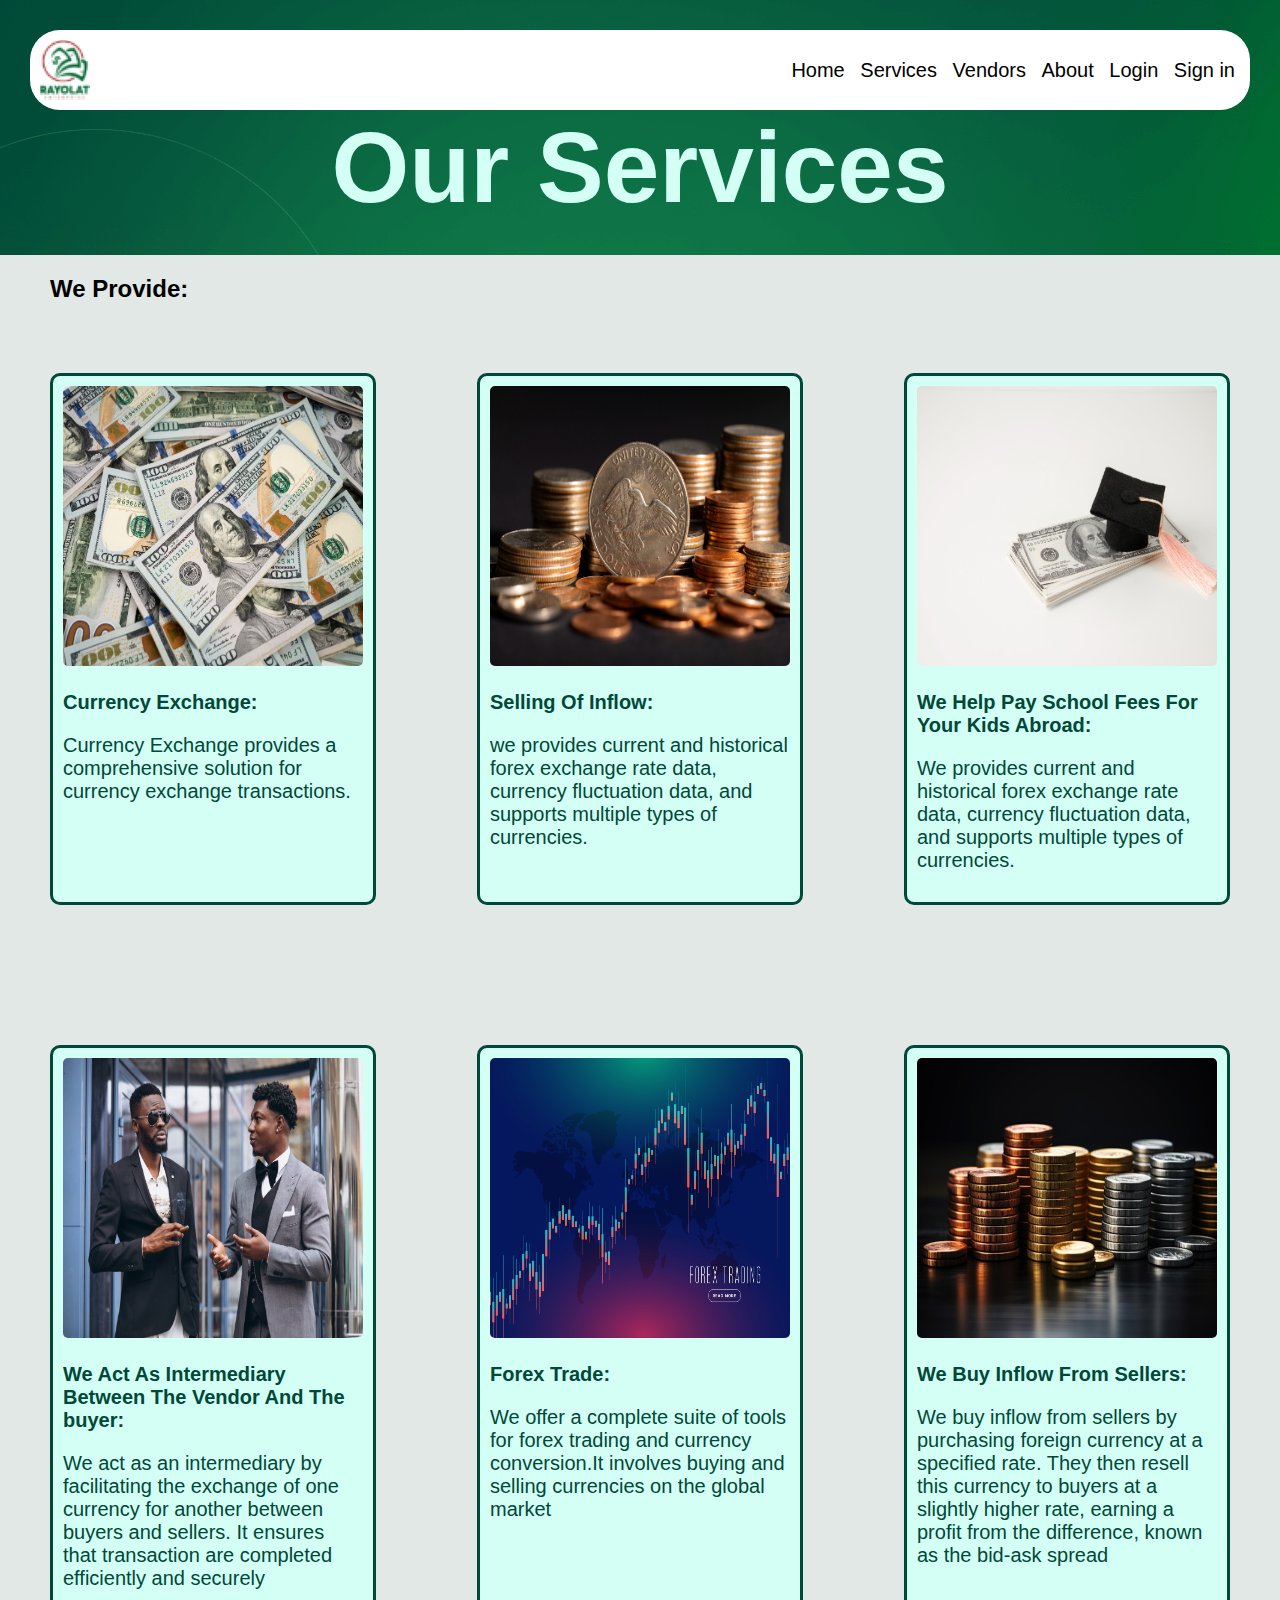
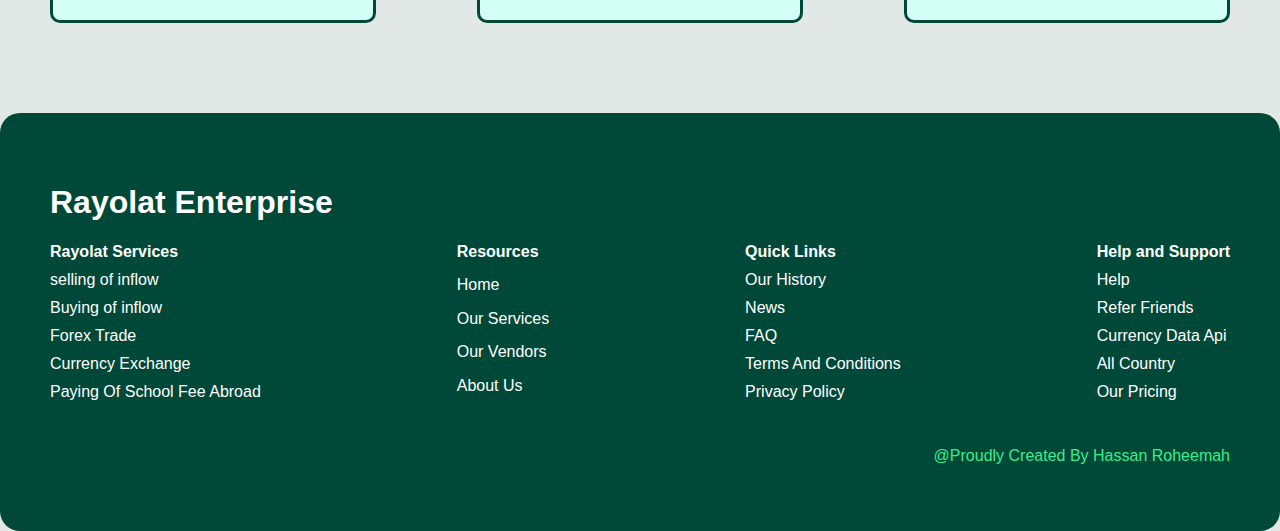
<file: html/services.html>
<!DOCTYPE html>
<html lang="en">
  <head>
    <meta charset="UTF-8" />
    <meta name="viewport" content="width=device-width, initial-scale=1.0" />
    <title>Services</title>
    <link rel="stylesheet" href="/Rayolat.css" />
    <link
    rel="stylesheet"
    href="https://cdnjs.cloudflare.com/ajax/libs/font-awesome/6.6.0/css/all.min.css"
    integrity="sha512-Kc323vGBEqzTmouAECnVceyQqyqdsSiqLQISBL29aUW4U/M7pSPA/gEUZQqv1cwx4OnYxTxve5UMg5GT6L4JJg=="
    crossorigin="anonymous"
    referrerpolicy="no-referrer"
  />
  </head>
  <body>
    <div class="off-canvas">
      <!-- your menu content here -->
       <ul>
       <li><a href="/index.html">Home</a></li>
      <li> <a href="./services.html">Services</a></li>
      <li> <a href="./vendors.html">Vendors</a></li>
     <li>  <a href="./about.html">About</a></li>
      <li> <a href="./login.html">Login</a></li>
      <li> <a href="./Signin.html">Sign in</a></li>
      </ul>
    </div>
    <section class="herosection">
      <header>
        <nav class="navigation">
          <div class="container">
            <img src="/image/Logo.png" alt="logo" />
            <div class="container2">
              <a href="/index.html">Home</a>
              <a href="./services.html">Services</a>
              <a href="./vendors.html">Vendors</a>
              <a href="./about.html">About</a>
           
              <a href="./login.html">Login</a>
              <a href="./Signin.html">Sign in</a>
            </div>
            <svg
            class="menu-toggle"
              class="menu"
              xmlns="http://www.w3.org/2000/svg"
              width="2em"
              height="2em"
              viewBox="0 0 24 24"
            >
              <path
                fill="currentColor"
                d="M4 18h16c.55 0 1-.45 1-1s-.45-1-1-1H4c-.55 0-1 .45-1 1s.45 1 1 1m0-5h16c.55 0 1-.45 1-1s-.45-1-1-1H4c-.55 0-1 .45-1 1s.45 1 1 1M3 7c0 .55.45 1 1 1h16c.55 0 1-.45 1-1s-.45-1-1-1H4c-.55 0-1 .45-1 1"
              />
            </svg>
          </div>
        </nav>
    <h1 class="service">Our Services</h1>
  </section>
    <h2 class="provide">We Provide:</h2>

    <div class="containers">
      <div class="box">
        <div class="container10">
          <div class="">
            <img src="/image/3931.jpg
            " alt="coins" />
          </div>
          <p class="Line">
            <strong> Currency Exchange:</strong>
          <p>  Currency Exchange provides a
              comprehensive solution for currency exchange transactions. </p>
          </p>
         
        </div>
        <div class="container10">
          <div class="">
            <img src="/image/2150794359.jpg" alt="guy" />
          </div>
          <p class="Line">
            <strong>Selling Of Inflow:</strong>
            <p> we provides current and historical
              forex exchange rate data, currency fluctuation data, and supports multiple
              types of currencies.</p>
          </p>
          
        </div>
        <div class="container10">
          <div class="">
            <img src="/image/2149113545.jpg" />
          </div>
          <p class="Line">
            <strong>We Help Pay School Fees For Your Kids Abroad:</strong>
          <p> We provides current and historical
            forex exchange rate data, currency fluctuation data, and supports multiple
            types of currencies. </p>
          </p>
         
        </div>
      </div>
      <div class="box1">
        <div class="container10">
          <div class="">
            <img src="/image/18506.jpg" alt="man" />
          </div>
          <p class="Line">
            <strong>We Act As Intermediary Between The Vendor And The buyer:</strong>
            <p> We act as an intermediary by facilitating the exchange of 
              one currency for another between buyers and sellers.
              It ensures that transaction are completed efficiently and securely</p>
          </p>
          
        </div>
        <div class="container10">
          <div class="">
            <img src="/image/139441515_df720105-bed8-4c88-9588-3d7a22662887.jpg" alt="men" />
          </div>
          <p class="Line">
            <strong>Forex Trade:</strong>
            <p>We  offer a complete suite of tools for forex trading and
              currency conversion.It involves buying and selling currencies on the global market</p>
          </p>
         
        </div>
        <div class="container10">
          <div class="">
            <img src="/image/2523.jpg" />
          </div>
          <p class="Line">
            <strong>We Buy Inflow From Sellers:</strong>
            <p>We buy inflow from sellers by purchasing foreign currency at a specified rate. 
              They then resell this currency to buyers at a slightly higher rate, earning a profit from the difference,
               known as the bid-ask spread</p>
          </p>
        
        </div>
      </div>
    </div>
    <footer>
      <h1>Rayolat Enterprise</h1>
      <div  class="Resources">
      <div class="serve">
        <strong>Rayolat Services</strong>
        <a href="#">selling of inflow</a>
        <a href="#">Buying of inflow</a>
        <a href="#">Forex Trade</a>
        <a href="#">Currency Exchange</a>
        <a href="#">Paying Of School Fee Abroad</a>
      </div>
      <div class="serve">
        <strong>Resources</strong>
        <a href="/index.html">Home</a>
        <a href="./services.html">Our Services</a>
        <a href="./vendors.html">Our Vendors</a>
        <a href="./about.html">About Us</a>
      </div>
     <div class="serve">
       <strong>Quick Links</strong>
      <a href="#">Our History</a>
      <a href="#">News</a>
      <a href="#">FAQ</a>
      <a href="#">Terms And Conditions</a>
      <a href="#">Privacy Policy</a>
    </div>
    <div class="serve">
      <strong>Help and Support</strong>
      <a href="#">Help</a>
      <a href="#">Refer Friends</a>
      <a href="#">Currency Data Api</a>
      <a href="#">All Country</a>
      <a href="#">Our Pricing</a>
    </div>
    </div>
    
    <div class="create">
      <div class="icon">
      <a href=""
        ><i
          class="fa-brands fa-square-x-twitter fa-2xl"
          style="color: #35ef8b"
        ></i
      ></a>
      <a href=""
        ><i class="fa-brands fa-tiktok fa-2xl" style="color: #35ef8b"></i
      ></a>
      <a href="https://whatsapp.com/dl/">
        <i
          class="fa-brands fa-square-whatsapp fa-2xl"
          style="color: #35ef8b"
        ></i
      ></a>
      <a href="https://www.instagram.com/snowflakes2509?igsh=MzU4YXBiaDJsdTNj&utm_source=qr">
        <i
          class="fa-brands fa-square-instagram fa-2xl"
          style="color: #35ef8b"
        ></i
      ></a>
    </div>
    <p >@Proudly Created By Hassan Roheemah</p>
    </footer>
    <script src="./slider.js"></script>
  </body>
</html>
</file>
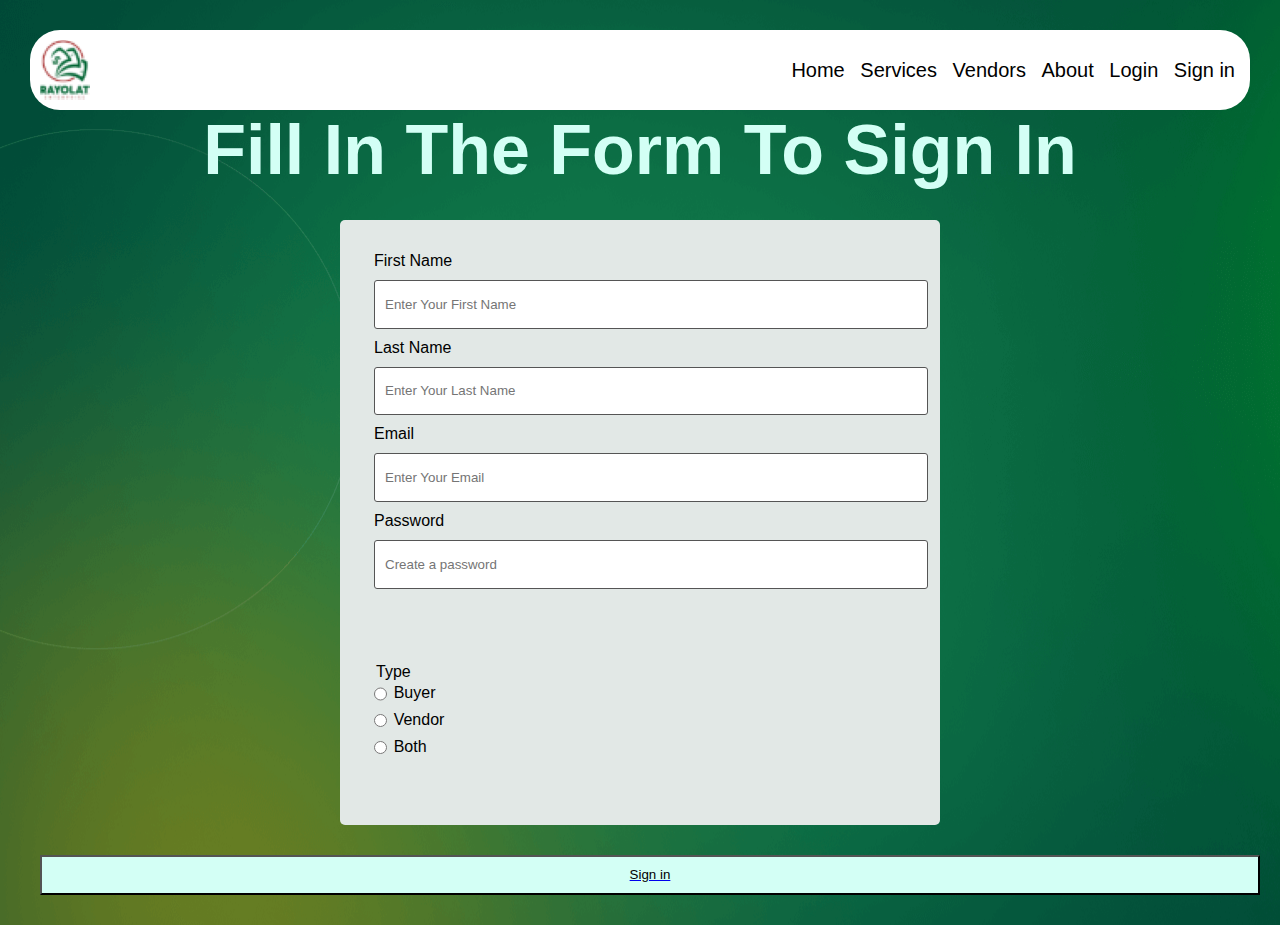
<file: html/Signin.html>
<!DOCTYPE html>
<html lang="en">
  <head>
    <meta charset="UTF-8" />
    <meta name="viewport" content="width=device-width, initial-scale=1.0" />
    <title>Sign in</title>
    <link rel="stylesheet" href="/Rayolat.css" />
  </head>
  <body>
    <div class="off-canvas">
      <!-- your menu content here -->
       <ul>
       <li><a href="/index.html">Home</a></li>
      <li> <a href="./services.html">Services</a></li>
      <li> <a href="./vendors.html">Vendors</a></li>
     <li>  <a href="./about.html">About</a></li>
      <li> <a href="./login.html">Login</a></li>
      <li> <a href="./Signin.html">Sign in</a></li>
      </ul>
    </div>
    <section class="herosection" id="signin">
      <header>
        <nav class="navigation">
          <div class="container">
            <img src="/image/Logo.png" alt="logo" />
            <div class="container2">
              <a href="/index.html">Home</a>
              <a href="./services.html">Services</a>
              <a href="./vendors.html">Vendors</a>
              <a href="./about.html">About</a>
             
              <a href="./login.html">Login</a>
              <a href="./Signin.html">Sign in</a>
            </div>
            <svg
            class="menu-toggle"
              class="menu"
              xmlns="http://www.w3.org/2000/svg"
              width="2em"
              height="2em"
              viewBox="0 0 24 24"
            >
              <path
                fill="currentColor"
                d="M4 18h16c.55 0 1-.45 1-1s-.45-1-1-1H4c-.55 0-1 .45-1 1s.45 1 1 1m0-5h16c.55 0 1-.45 1-1s-.45-1-1-1H4c-.55 0-1 .45-1 1s.45 1 1 1M3 7c0 .55.45 1 1 1h16c.55 0 1-.45 1-1s-.45-1-1-1H4c-.55 0-1 .45-1 1"
              />
            </svg>
          </div>
        </nav>
    <h1 class="Form">Fill In The Form To Sign In</h1>
    <form id="signin-form" >
      <fieldset>
        <label
          >First Name
          <input placeholder="Enter Your First Name" required="" type="text" />
        </label>
        <label>
          Last Name
          <input placeholder="Enter Your Last Name" required="" type="text" />
        </label>
        <label>
          Email
          <input placeholder="Enter Your Email" required="" type="email" />
        </label>
        <label>
          Password
          <input
            placeholder="Create a password"
            type="password"
            required=""
            minlength="8"
            pattern="[a-z0-5]{8,}"
          />
        </label>
      </fieldset>
      <fieldset class="radiobutton">
        <div>
          <legend>Type</legend>
          <label for="buyer" class="inline"
            ><input
              type="radio"
              class="inline"
              name="buyer radio"
              id="buyer"
            />Buyer
          </label>
        </div>
        <div>
          <label for="vendor" class="inline"
            ><input type="radio" class="inline" name="Type" id="vendor" />Vendor
          </label>
        </div>
        <div>
          <label for="both" class="inline"
            ><input
              type="radio"
              class="inline"
              name="Type"
              id="both"
            />Both</label
          >
        </div>
      </fieldset>
      
    </form>
    <a href="/index.html"><button class="Submit">Sign in</button></a> 
  </section>
  <script src="./slider.js"></script>

  <script>
    const signinForm = document.getElementByID("signin-form")
    signinForm.addEventListener("submit", (e)=>{
      alert()
      e.preventDefault();
      window.location.href = "./index.html"
    })
  </script>
</body>
</html>
</file>
<file: Rayolat.css>
body {
  font-family: sans-serif;
  margin: 0;
  background-color: #e2e8e6;
}

.herosection {
  background-image: url(./image/bg-2.png);
  background-repeat: no-repeat;
  padding: 30px;
}

.container {
  display: flex;
  justify-content: space-between;
  align-items: center;
  font-size: 20px;
  padding: 10px;
  background-color: white;
  border-radius: 30px;
}

.navigation a {
  text-decoration: none;
  color: black;
  padding: 5px;
}

.navigation a:hover {
  color: #35ef8b;
}

.exc-cur {
  position: relative;
  text-align: center;
  margin-top: 20px;
}

.exc-img {
  display: flex;
  align-items: center;
  justify-content: center;
}

.exchange,
.currency {
  font-size: 8vw;
  color: #d3fff5;
  margin: 0;
  letter-spacing: -0.3vw;
}

.combine {
  display: flex;
  flex-wrap: wrap;
  gap: 30px;
  justify-content: center;
  align-items: center;
  margin-top: 40px;
}

.calc {
  background-color: #d3fff5;
  height: 100%;
  width: 100%;
  max-width: 456px;
  border-radius: 10px;
}

.people {
  max-width: 100%;
  height: auto;
  border-radius: 10px;
}

.page {
  text-align: center;
  margin-top: 50px;
  padding: 20px;
}

.header2 {
  font-size: 5vw;
  color: #004838;
  margin: 0;
  margin-inline: auto;
}

.box5 {
  display: flex;
  flex-wrap: wrap;
  justify-content: space-between;
  padding: 20px;
  gap: 400px;
}

h6 {
  font-size: 300%;
  margin-block: 0;
  color: #004838;
}

.box5 {
  display: flex;
  margin-top: 100px;
  width: auto;
  margin-left: 100px;
}
.grid,
.block {
  flex: 1;
  min-width: 250px;
  margin: 10px;
}

.min {
  color: #555555;
  font-size: 16px;
  line-height: 1.5;
}

.quote {
  border: solid;
  border-radius: 10px;
  padding: 10px 20px;
  background-color: #e2e8e6;
  border-width: 2px;
  margin-top: 10px;
}

.quote:hover {
  border: none;
  background-color: #004838;
  color: #35ef8b;
  cursor: pointer;
}

.gbp {
  display: flex;
  flex-direction: column;
  align-items: center;
  margin-top: 40px;
  text-align: center;
}

.money {
  color: #555555;
  font-size: 16px;
  text-align: center;
  margin: 20px;
}

.country {
  background-color: #35ef8b;
  padding: 10px 20px;
  border: none;
  border-radius: 5px;
  font-size: 18px;
  margin-top: 20px;
  color: #004838;
}

.country:hover {
  background-color: #d3fff5;
  color: #004838;
}

.first-page {
  background-color: #e2e8e6;
  padding: 30px;
  background-image: url(./image/process-bg-2.webp);
  background-size: cover;
  background-repeat: no-repeat;
  width: 100%;
}

@media (max-width: 768px) {
  .exc-cur {
    display: flex;
    flex-direction: column;
    align-items: center;
  }

  .exchange,
  .currency {
    font-size: 10vw;
  }

  .combine {
    flex-direction: column;
    gap: 20px;
  }

  .page {
    padding: 10px;
  }

  .box5 {
    flex-direction: column;
    margin-left: 0;
  }

  .header2 {
    margin: 0;
    align-items: unset;
    text-align: left;
    font-size: 24px;
    width: 300px;
  }
  .first-page {
    /* background-image: ; */
    background-size: contain;
  }
}

.vendor {
  display: flex;
  justify-content: space-between;
}

.vendors {
  display: flex;
  justify-content: space-between;
  margin-top: 40px;
}

.container5 {
  border: solid;
  border-radius: 10px;
  font-size: 14px;
  width: 300px;
  padding: 10px;
}

@media (max-width: 768px) {
  .vendor {
    display: grid;
    margin-top: 0;
    width: auto;
  }
  .vendors {
    display: grid;
    width: auto;
  }
  .container5 {
    margin-top: 40px;
  }
  .container5 img {
    width: auto;
  }
}

.box {
  display: flex;
  justify-content: space-between;
}

.box1 {
  display: flex;
  justify-content: space-between;
  margin-top: 40px;
}

.container10 {
  border: solid;
  border-radius: 10px;
  font-size: 14px;
  width: 300px;
  padding: 10px;
}
.service {
  font-size: 100px;
  text-align: center;
  color: #d3fff5;
  margin: 0;
}

.team {
  font-size: 100px;
  text-align: center;
  color: #d3fff5;
  margin: 0;
}

.read {
  background-color: #35ef8b;
  padding: 10px;
  border-radius: 5px;
  width: 100px;
  cursor: pointer;
}

.read:hover {
  background-color: #004838;
  color: white;
}

.container10 img {
  border-radius: 5px;
}

@media (max-width: 768px) {
  .box {
    display: grid;
    margin-top: 0;
    width: auto;
  }
  .box1 {
    display: grid;
    width: auto;
  }
  .container10 {
    margin-top: 40px;
    width: auto;
  }
  .containers {
    margin-top: 0;
    width: auto;
  }
  .service {
    font-size: 70px;
    text-align: center;
  }
  .container10 img {
    width: auto;
  }
}

.container5 img {
  border-radius: 5px;
}

.vendor img {
  border-radius: 5px;
}

.vendors img {
  border-radius: 5px;
}

#signin {
  width: auto;
  height: 100%;
}
form {
  width: 50vw;
  max-width: 600px;
  min-width: 400px;
  margin: 30px auto;
  padding: 0 2em 2em 2em;
  border-radius: 5px;
  background-color: #e2e8e6;
  box-sizing: border-box;
}

fieldset {
  border: none;
  padding: 2rem 0;
}

label {
  display: block;
}

input {
  margin: 10px 0 0 0;
  width: 100%;
  min-height: 2em;
  border-radius: 3px;
  padding: 10px;
  margin-bottom: 10px;
}
input {
  border: 1px solid #555555;
  color: #000000;
}

.Submit {
  display: block;
  width: 100%;
  height: 3em;
  color: black;
  background-color: #d3fff5;
  padding: 2px;
  align-items: center;
  margin-left: 10px;
  text-decoration: none;
}

.inline {
  width: unset;
  margin: 0 0.5em 0 0;
  vertical-align: middle;
  display: inline;
}

.Form {
  text-align: center;
  color: #d3fff5;
  margin: 0;
  font-size: 70px;
}

@media (max-width: 768px) {
  form {
    width: auto;
    min-width: 40vw;
    max-width: 60vw;
  }
}

#login {
  width: auto;
  min-height: 100vh;
}

.log {
  font-size: 70px;
  text-align: center;
  color: #d3fff5;
}

.about {
  font-size: 70px;
  margin: 0;
  text-align: center;
  color: #d3fff5;
}

.who {
  font-size: 50px;
  margin: 0;
}

.container15 {
  width: 400px;
  text-align: right;
}

.bank {
  color: #004838;
  width: 800px;
  text-align: center;
  margin: auto;
}

.who {
  color: #004838;
}

.expert {
  color: #555555;
}
.year {
  width: 600px;
  margin-left: 90px;
  margin-top: 40px;
  color: #555555;
  line-height: 30px;
}
.global {
  text-align: center;
  font-size: 20px;
  color: #004838;
}

.facts {
  font-size: 50px;
  margin-right: 50px;
  color: #004838;
  margin-block: 0;
}

ol {
  color: #555555;
}

.comp {
  width: 500px;
  margin-right: 50px;
  display: grid;
  margin-bottom: 0;
}

.customer {
  font-size: 50px;
  color: #004838;
  width: 400px;
}

.save {
  width: 400px;
  color: #555555;
}

.que {
  font-size: 50px;
  color: #004838;
  width: 450px;
  text-align: left;
}

footer {
  background-color: #004838;
  color: white;
  width: auto;
  padding: 50px;
  margin-top: 40px;
  border-radius: 20px;
}
.serve {
  display: grid;
}

.serve a {
  text-decoration: none;
  color: white;
  margin-top: 10px;
}

.serve a:hover {
  color: #35ef8b;
  text-decoration: underline;
}
.Resources {
  display: flex;
  justify-content: space-between;
}

.create {
  color: #35ef8b;
  display: grid;
  align-items: right;
  justify-content: right;
}

.icon {
  gap: 20px;
  display: flex;
  margin-top: 20px;
  margin-bottom: 10px;
}
.globe {
  font-size: 70px;
  color: #d3fff5;
  text-align: center;
}

.found {
  display: flex;
  margin-top: 40px;
}

.busi {
  color: #004838;
  font-size: 50px;
  width: 600px;
  margin-bottom: 0;
}

.phone {
  display: grid;
  width: 600px;
  margin-block: 0;
}

.phone p {
  width: 450px;
  margin-top: 0;
  color: #555555;
}

.bother {
  display: flex;
  margin-left: 120px;
  margin-top: 40px;
  margin-bottom: 40px;
}

.phones {
  width: 700px;
  margin-block: 0;
  display: flex;
  position: absolute;
  left: 500px;
  margin-top: 100px;
}

.phone button {
  background-color: #35ef8b;
  padding: 15px;
  border-radius: 5px;
  border: none;
  color: #004838;
  font-weight: bold;
}

.phone button:hover {
  background-color: #d3fff5;
  color: #004838;
}

.Save {
  background-color: #35ef8b;
  padding: 100px;
  display: flex;
  width: auto;
}

.Save h1 {
  color: #004838;
  font-size: 70px;
  width: 800px;
}

.icons p {
  width: 200px;
  color: #004838;
}

.icons {
  display: flex;
  gap: 100px;
}

.pay {
  width: 600px;
  color: #555555;
}

.Save h2 {
  color: #004838;
  font-size: 30px;
}

.palm {
  color: #004838;
  font-size: 50px;
  width: 400px;
}

.contact {
  background-color: #35ef8b;
  padding: 15px;
  border-radius: 5px;
  border: none;
  color: #004838;
  font-weight: bold;
  margin-top: 20px;
  width: 200px;
}

.contact:hover {
  background-color: #d3fff5;
  color: #004838;
}

.FAQ {
  display: flex;
  margin-top: 40px;
  width: 600px;
}

.faq {
  width: auto;
  margin-top: 40px;
}

.all {
  background-color: #e2e8e6;
}

.comp {
  display: flex;
  width: auto;
  margin-left: 120px;
  margin-block: 100px;
}

.vanex {
  display: grid;
  line-height: 40px;
  text-align: left;
}

.vanex ol {
  text-align: left;
  margin-block: 0;
}

.facts {
  margin-bottom: 0px;
  text-align: left;
}

.costom {
  background-color: #35ef8b;
  border-radius: 10px;
  width: 500px;
  font-size: 32px;
  padding: 50px;
  color: #004838;
}

.custom {
  display: flex;
  gap: 100px;
  width: auto;
  margin-left: 300px;
  margin-block: 100px;
  align-items: center;
}

.costom p {
  text-align: right;
  font-size: 20px;
}

.save {
  text-align: left;
}

.FAQ {
  margin-left: 200px;
}

.logo-carousel {
  overflow: hidden;
  width: 100%;
  padding: 20px 0;
}

.logo-carousel-track {
  display: flex;
  width: max-content;
  animation: scroll 20s linear infinite;
}

.logo-carousel-item {
  flex: 0 0 auto;
  width: 150px;
  margin-right: 20px;
}

.logo-carousel-item img {
  width: 100%;
  height: auto;
}

@keyframes scroll {
  0% {
    transform: translateX(0);
  }
  100% {
    transform: translateX(-100%);
  }
}

.found {
  margin-left: 200px;
  gap: 100px;
}

.found p {
  font-size: 14px;
  width: 500px;
}

.global {
  font-size: 50px;
  color: #004838;
  margin-top: 40px;
}

.container10 img {
  width: 300px;
  height: 280px;
}

.container10 {
  background-color: #d3fff5;
  font-size: 20px;
  color: #004838;
}

.container5 img {
  width: 300px;
  height: 250px;
}

.container15 img {
  width: 500px;
  border-radius: 50px;
}

.container15 {
  display: flex;
  width: auto;
  align-items: center;
  margin: 100px;
  gap: 40px;
}

.experts {
  display: block;
  text-align: left;
  width: 500px;
}

.hit {
  background-color: #e2e8e6;
}

@media (max-width: 768px) {
  footer {
    font-size: 10px;
    padding: 20px;
  }
  .Resources {
    gap: 10px;
  }
}

@media (max-width: 768px) {
  .container15 img {
    display: none;
  }
  .container15 {
    width: 300px;
    margin-left: 5px;
  }
  .bank {
    width: auto;
    font-size: medium;
    text-align: left;
    margin-left: 5px;
  }
  .found img {
    display: none;
  }
  .year {
    margin: 0;
  }
  .found {
    margin-left: 5px;
  }
  .global {
    width: auto;
    text-align: unset;
    font-size: larger;
  }
  .comp img {
    display: none;
  }
  .vanex {
    margin-left: 5px;
  }
  .comp {
    margin-left: 5px;
  }
  .custom {
    margin-left: 5px;
    width: 100px;
    display: grid;
  }
  .save {
    font-size: medium;
    width: 300px;
  }
  .costom {
    width: 300px;
  }
  .customer {
    width: 300px;
    font-size: xx-large;
  }
  .FAQ img {
    display: none;
    margin-left: 5px;
  }
  .FAQ {
    display: grid;
    margin-left: 5px;
    width: 300px;
  }
  .faq {
    margin-left: 5px;
    width: 300px;
  }
  .palm {
    font-size: xx-large;
    text-align: left;
    width: 300px;
  }
  .bother img {
    display: none;
  }
  .bother {
    margin-left: 0;
    width: 200px;
  }
  .busi {
    font-size: xx-large;
    width: 300px;
  }
  .phone {
    width: 300px;
  }
  .phone p {
    width: 300px;
  }
  .feature {
    display: none;
  }
  .icons {
    display: grid;
  }
  .Save h1 {
    font-size: 24px;
    width: 300px;
  }
  .Save {
    padding: 5px;
    display: grid;
  }
  .pay {
    width: 300px;
  }
  .phones {
    display: none;
  }
  .container2 {
    display: none;
  }
}
.combine {
  display: flex;
}
.Submit {
  text-decoration: none;
  cursor: pointer;
}

.vendors {
  padding: 50px;
}
.vendor {
  padding: 50px;
}

.box {
  padding: 50px;
}
.box1 {
  padding: 50px;
}

@media (min-width: 768px) {
  .menu-toggle {
    display: none;
  }
}
/* Add styles for the off-canvas menu */
.off-canvas {
  position: fixed;
  top: 0;
  left: 0;
  width: 250px; /* adjust the width to your liking */
  height: 100vh;
  background-color: #004838;
  transform: translateX(-100%);
  transition: transform 0.3s ease-in-out;
  z-index: 1;
  display: grid;
  padding-top: 50px;
}

.off-canvas.open {
  transform: translateX(0);
}

.menu-toggle {
  position: absolute;
  right: 45px;
  z-index: 1;
  cursor: pointer;
}

.menu-toggle svg {
  width: 24px;
  height: 24px;
  fill: #333;
}

.off-canvas a {
  text-decoration: none;
  color: #35ef8b;
  font-size: 32px;
}

.Submit a {
  text-decoration: none;
}
.provide {
  margin-left: 50px;
}

.ven {
  margin-left: 50px;
}
</file>
